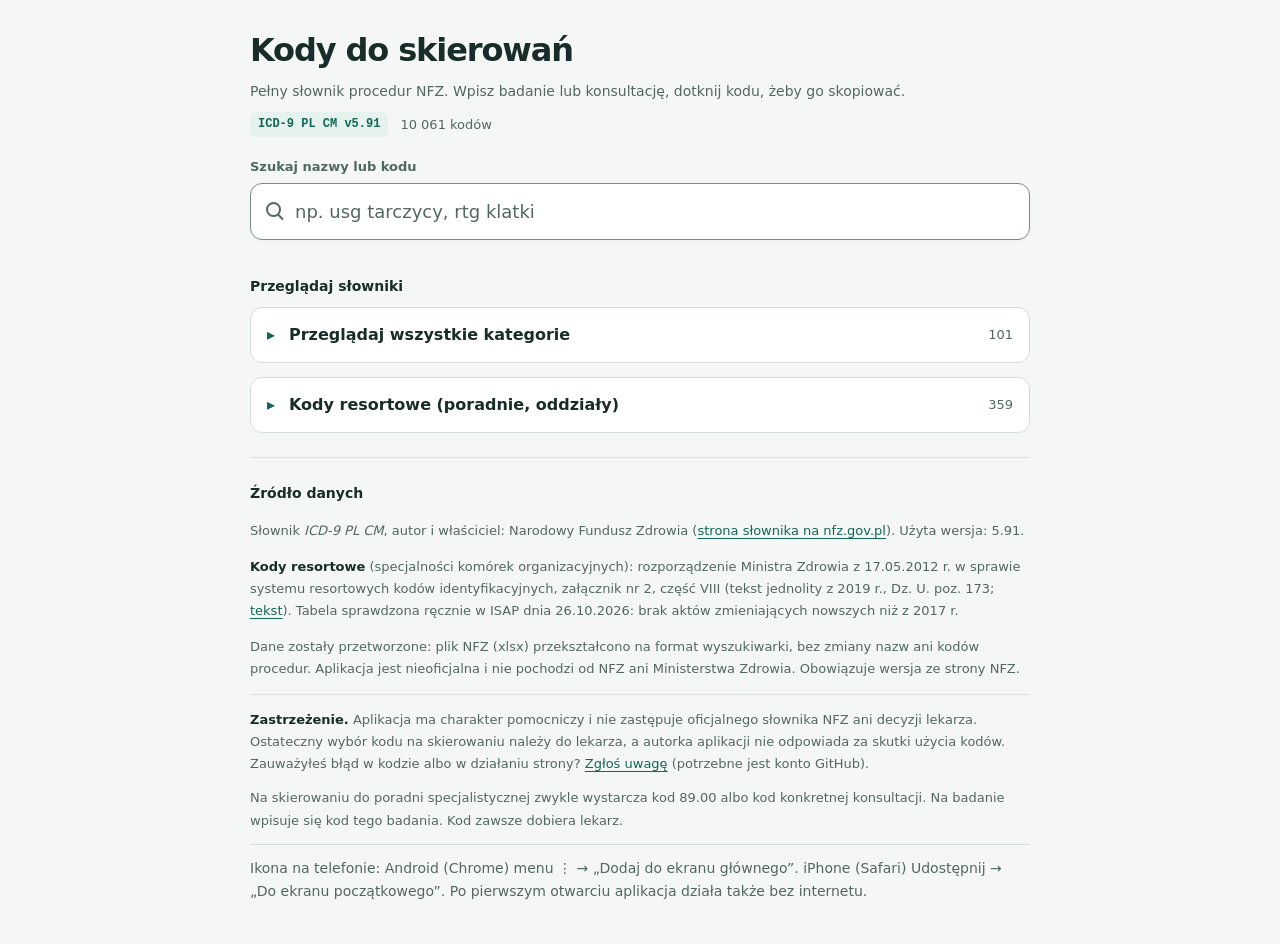
<file: index.html>
<!doctype html>
<html lang="pl">
<head>
<meta charset="utf-8">
<meta http-equiv="Content-Security-Policy" content="default-src 'self'; script-src 'self'; style-src 'self' 'unsafe-inline'; img-src 'self' data:; connect-src 'self'; font-src 'self'; manifest-src 'self'; worker-src 'self'; object-src 'none'; base-uri 'none'; form-action 'none'">
<meta name="viewport" content="width=device-width, initial-scale=1, viewport-fit=cover">
<title>Kody do skierowań</title>
<meta name="description" content="Wyszukiwarka kodów do skierowań: kody procedur ICD-9 PL (słownik NFZ) i kody resortowe komórek (poradni, oddziałów). Działa bez internetu.">
<meta name="theme-color" content="#f4f7f6" media="(prefers-color-scheme: light)">
<meta name="theme-color" content="#101917" media="(prefers-color-scheme: dark)">
<link rel="manifest" href="manifest.webmanifest">
<link rel="icon" href="icon.svg" type="image/svg+xml">
<link rel="apple-touch-icon" href="apple-touch-icon.png">
<meta name="apple-mobile-web-app-capable" content="yes">
<meta name="mobile-web-app-capable" content="yes">
<meta name="apple-mobile-web-app-title" content="Kody do skierowań">
<link rel="stylesheet" href="styles.css">
</head>
<body>
<a class="skip-link" href="#q">Przejdź do wyszukiwania</a>

<main class="wrap" id="main">
  <header class="top">
    <h1>Kody do skierowań</h1>
    <p class="sub">Pełny słownik procedur NFZ. Wpisz badanie lub konsultację, dotknij kodu, żeby go skopiować.</p>
    <div class="ver"><span class="chip" id="verChip">ICD-9 PL CM v5.90</span><span id="verInfo">10 059 kodów</span></div>
  </header>

  <div class="searchbar" role="search">
    <label class="search-label" for="q">Szukaj nazwy lub kodu</label>
    <div class="field">
      <span class="search-icon" aria-hidden="true"></span>
      <input id="q" type="search" inputmode="search" autocomplete="off" autocapitalize="off" spellcheck="false" placeholder="np. usg tarczycy, rtg klatki">
      <button class="clear" id="clear" type="button" aria-label="Wyczyść wyszukiwanie" hidden>×</button>
    </div>
  </div>

  <div class="notices">
    <div id="networkStatus" class="notice" role="status" hidden></div>
    <div id="freshnessWarning" class="notice warning" role="status" hidden></div>
  </div>
  <p id="searchStatus" class="sr-only" role="status" aria-live="polite" aria-atomic="true"></p>
  <div id="favWrap" hidden>
    <div class="section-h"><h2>Twoje ulubione</h2></div>
    <div class="list" id="favList"></div>
  </div>

  <div id="resWrap" hidden>
    <div class="section-h"><h2 id="resTitle">Wyniki</h2><span id="resCount"></span></div>
    <div class="list" id="results"></div>
    <div id="resortOut"></div>
  </div>

  <p class="notice" id="loadMsg" role="status">Wczytuję słownik…</p>
  <div id="catWrap" hidden>
    <div class="section-h"><h2>Przeglądaj słowniki</h2></div>
    <button class="catbtn" id="catToggle" type="button" aria-expanded="false" aria-controls="catList">
      <span class="chev" aria-hidden="true">▸</span>
      <span>Przeglądaj wszystkie kategorie</span>
      <span class="cnt" id="catCount"></span>
    </button>
    <div class="list tree" id="catList" hidden></div>
    <div class="tobar" id="catTop" hidden><button class="btn ghost" type="button" data-top>↑ Na górę</button></div>
    <div id="resCat" hidden style="margin-top:14px">
      <button class="catbtn" id="resToggle" type="button" aria-expanded="false" aria-controls="resList">
        <span class="chev" aria-hidden="true">▸</span>
        <span>Kody resortowe (poradnie, oddziały)</span>
        <span class="cnt" id="resCount2"></span>
      </button>
      <div class="list" id="resList" hidden></div>
    </div>
  </div>

  <footer>
    <div class="src" id="srcBox">
      <h2>Źródło danych</h2>
      <p>Słownik <em>ICD-9 PL CM</em>, autor i właściciel: Narodowy Fundusz Zdrowia (<a href="https://www.nfz.gov.pl/dla-swiadczeniodawcy/slowniki/pliki-icd-9-pl/" target="_blank" rel="noopener">strona słownika na nfz.gov.pl</a>).
      <span id="srcVer"></span></p>
      <p id="checkInfo"></p>
      <p><strong>Kody resortowe</strong> (specjalności komórek organizacyjnych): rozporządzenie Ministra Zdrowia z 17.05.2012 r. w sprawie systemu resortowych kodów identyfikacyjnych, załącznik nr 2, część VIII (tekst jednolity z 2019 r., Dz. U. poz. 173; <a href="https://eli.gov.pl/api/acts/DU/2019/173/text.html" target="_blank" rel="noopener">tekst</a>). <span id="resInfo"></span></p>
      <p>Dane zostały przetworzone: plik NFZ (xlsx) przekształcono na format wyszukiwarki, bez zmiany nazw ani kodów procedur. Aplikacja jest nieoficjalna i nie pochodzi od NFZ ani Ministerstwa Zdrowia. Obowiązuje wersja ze strony NFZ.</p>
      <p class="legal"><strong>Zastrzeżenie.</strong> Aplikacja ma charakter pomocniczy i nie zastępuje oficjalnego słownika NFZ ani decyzji lekarza. Ostateczny wybór kodu na skierowaniu należy do lekarza, a autorka aplikacji nie odpowiada za skutki użycia kodów. Zauważyłeś błąd w kodzie albo w działaniu strony? <a href="https://github.com/jusiag/kody-skierowan/issues" target="_blank" rel="noopener">Zgłoś uwagę</a> (potrzebne jest konto GitHub).</p>
    </div>
    <span>Na skierowaniu do poradni specjalistycznej zwykle wystarcza kod 89.00 albo kod konkretnej konsultacji. Na badanie wpisuje się kod tego badania. Kod zawsze dobiera lekarz.</span>
    <span class="hint install-info">Ikona na telefonie: Android (Chrome) menu ⋮ → „Dodaj do ekranu głównego”. iPhone (Safari) Udostępnij → „Do ekranu początkowego”. Po pierwszym otwarciu aplikacja działa także bez internetu.</span>
  </footer>
</main>


<div class="toast" id="toast" aria-hidden="true"></div>
<div class="sr-only" id="announcement" role="status" aria-live="polite" aria-atomic="true"></div>

<script id="nfzmeta" type="application/json">{}</script>
<script src="resort.js" defer></script>
<script src="app.js" defer></script>
</body>
</html>
</file>
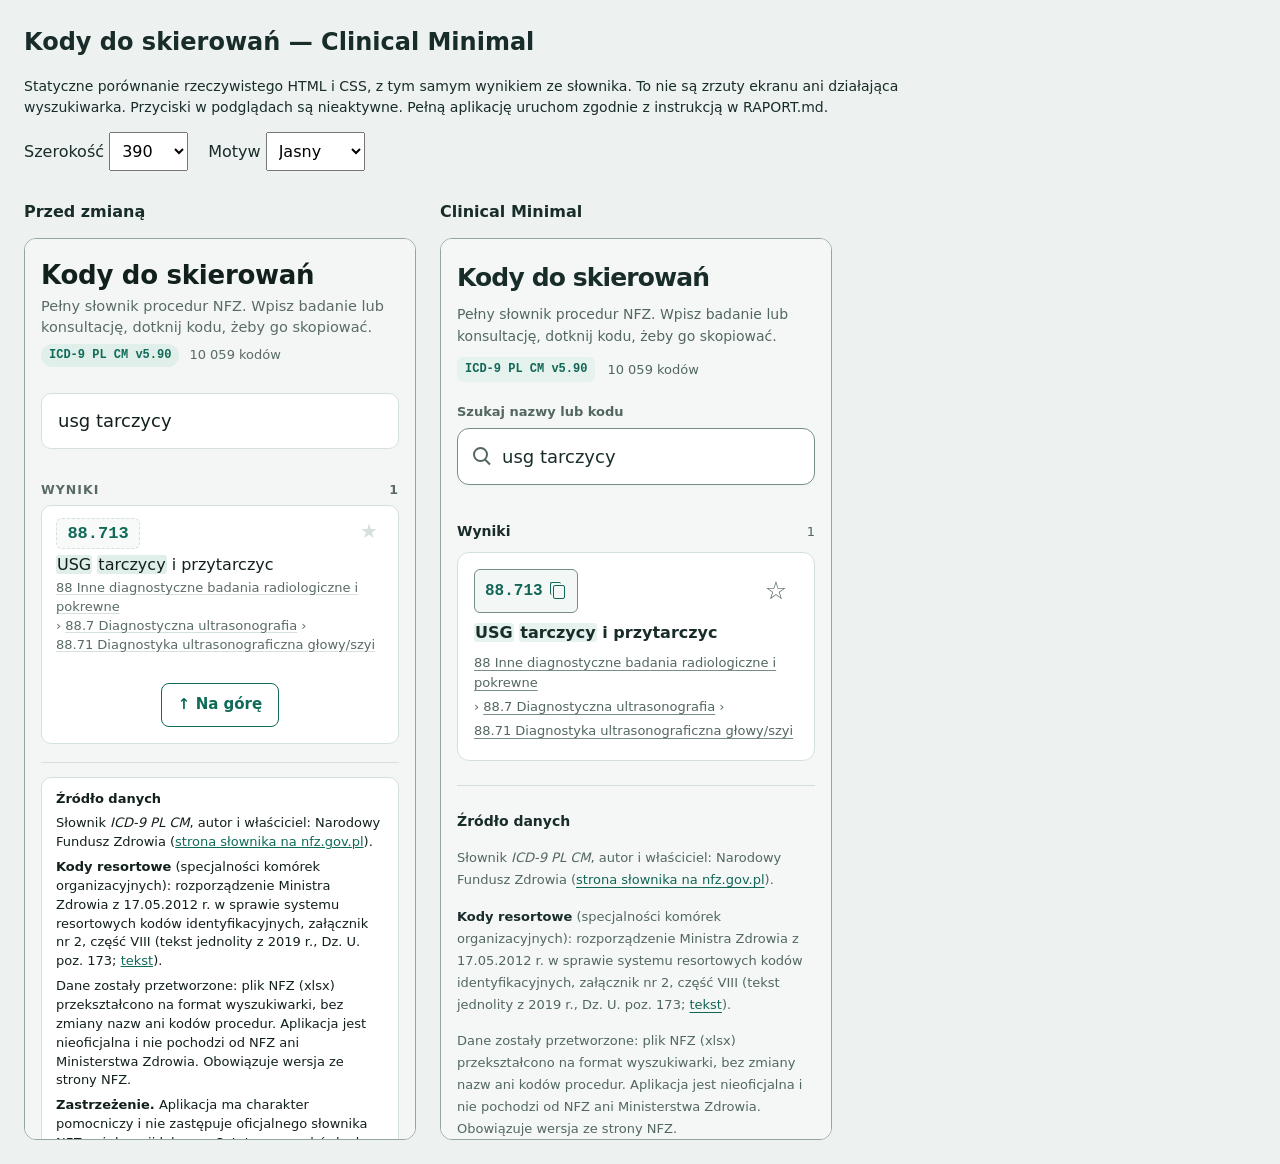
<file: review/porownanie.html>
<!doctype html><html lang="pl"><meta charset="utf-8"><meta name="viewport" content="width=device-width,initial-scale=1"><title>Clinical Minimal — porównanie</title><style>body{font:16px/1.5 system-ui;margin:24px;background:#edf1f0;color:#182c2a}h1{font-size:24px}label{display:inline-block;margin:0 20px 16px 0}select{font:inherit;padding:8px}.panels{display:flex;gap:24px;flex-wrap:wrap}section{min-width:0;max-width:100%}h2{font-size:16px}iframe{display:block;border:1px solid #93a79e;border-radius:12px;height:900px;max-width:100%;background:white}.note{max-width:900px;font-size:14px}</style><h1>Kody do skierowań — Clinical Minimal</h1><p class="note">Statyczne porównanie rzeczywistego HTML i CSS, z tym samym wynikiem ze słownika. To nie są zrzuty ekranu ani działająca wyszukiwarka. Przyciski w podglądach są nieaktywne. Pełną aplikację uruchom zgodnie z instrukcją w RAPORT.md.</p><label>Szerokość <select id="width"><option>320</option><option>375</option><option selected>390</option><option>430</option><option>768</option><option>1024</option><option>1440</option></select></label><label>Motyw <select id="theme"><option value="Light">Jasny</option><option value="Dark">Ciemny</option></select></label><div class="panels"><section><h2>Przed zmianą</h2><iframe id="old" title="Wersja referencyjna" sandbox></iframe></section><section><h2>Clinical Minimal</h2><iframe id="new" title="Nowy interfejs" sandbox></iframe></section></div><script>const frames={"oldLight":"<!doctype html>\n<html lang=\"pl\" data-theme=\"light\">\n<head>\n<meta charset=\"utf-8\">\n\n<meta name=\"viewport\" content=\"width=device-width, initial-scale=1, viewport-fit=cover\">\n<title>Kody do skierowań<\/title>\n<meta name=\"description\" content=\"Wyszukiwarka kodów do skierowań: kody procedur ICD-9 PL (słownik NFZ) i kody resortowe komórek (poradni, oddziałów). Działa bez internetu.\">\n<meta name=\"theme-color\" content=\"#f3f6f5\" media=\"(prefers-color-scheme: light)\">\n<meta name=\"theme-color\" content=\"#0e1513\" media=\"(prefers-color-scheme: dark)\">\n\n\n\n<meta name=\"apple-mobile-web-app-capable\" content=\"yes\">\n<meta name=\"mobile-web-app-capable\" content=\"yes\">\n<meta name=\"apple-mobile-web-app-title\" content=\"Kody do skierowań\">\n<style>\nhtml { -webkit-text-size-adjust: 100%; }\n:root { color-scheme: light; padding-top: env(safe-area-inset-top, 0px); padding-bottom: env(safe-area-inset-bottom, 0px); }\nbody { margin: 0; }\nimg { max-width: 100%; }\n[hidden] { display: none !important; }\n\n/* Layout: one narrow column like a referral form — search field on top, result \"rows\" with the code set as the form field value. */\n:root {\n  --bg: #f3f6f5;\n  --surface: #ffffff;\n  --ink: #12201d;\n  --muted: #5a6b67;\n  --line: #d6e0dd;\n  --accent: #0f6b58;\n  --accent-soft: #e0efea;\n  --code-bg: #f7faf9;\n  --warn-bg: #fff4d9;\n  --warn-ink: #6b4a00;\n  --warn-line: #f0d48a;\n  --ok: #1d7a3e;\n  --err: #a1262b;\n  --font-display: ui-rounded, \"Avenir Next\", \"Segoe UI\", system-ui, -apple-system, Roboto, sans-serif;\n  --font-body: system-ui, -apple-system, \"Segoe UI\", Roboto, \"Helvetica Neue\", sans-serif;\n  --font-code: ui-monospace, \"SF Mono\", Menlo, Consolas, \"Roboto Mono\", monospace;\n  --r: 10px;\n}\n@media (prefers-color-scheme: dark) {\n  :root:not([data-theme=\"light\"]) {\n    --bg: #0e1513; --surface: #16201d; --ink: #e5eeeb; --muted: #94a7a2; --line: #26332f;\n    --accent: #5cc7a8; --accent-soft: #173029; --code-bg: #111a17;\n    --warn-bg: #2e2510; --warn-ink: #f3d68a; --warn-line: #5a4716; --ok: #6ad08f; --err: #f08d8f;\n    color-scheme: dark;\n  }\n}\n:root[data-theme=\"dark\"] {\n  --bg: #0e1513; --surface: #16201d; --ink: #e5eeeb; --muted: #94a7a2; --line: #26332f;\n  --accent: #5cc7a8; --accent-soft: #173029; --code-bg: #111a17;\n  --warn-bg: #2e2510; --warn-ink: #f3d68a; --warn-line: #5a4716; --ok: #6ad08f; --err: #f08d8f;\n  color-scheme: dark;\n}\n* { box-sizing: border-box; }\nbody {\n  background: var(--bg); color: var(--ink); font-family: var(--font-body); font-size: 16px; line-height: 1.45;\n  padding-left: max(16px, env(safe-area-inset-left, 0px)); padding-right: max(16px, env(safe-area-inset-right, 0px));\n  padding-block: 0 48px;\n}\nbody::before { content: \"\"; position: fixed; inset: 0 0 auto; height: env(safe-area-inset-top, 0px); z-index: 10; background: var(--bg); }\n.wrap { max-width: 760px; margin: 0 auto; display: flex; flex-direction: column; gap: 18px; }\nheader.top { padding-top: 22px; display: flex; flex-direction: column; gap: 6px; }\nh1 { font-family: var(--font-display); font-weight: 700; font-size: clamp(26px, 6vw, 34px); line-height: 1.1; margin: 0; letter-spacing: -0.01em; text-wrap: balance; }\n.sub { color: var(--muted); font-size: 14.5px; margin: 0; }\n.ver { display: inline-flex; flex-wrap: wrap; gap: 6px 10px; align-items: center; font-size: 13px; color: var(--muted); }\n.chip { font-family: var(--font-code); font-size: 12px; font-weight: 600; padding: 3px 8px; border-radius: 99px; background: var(--accent-soft); color: var(--accent); white-space: nowrap; }\n\n.searchbar { position: sticky; top: env(safe-area-inset-top, 0px); z-index: 5; background: var(--bg); padding-block: 8px 10px; display: flex; flex-direction: column; gap: 10px; }\n.field { position: relative; }\n.field input {\n  width: 100%; font: inherit; font-size: 18px; padding: 14px 44px 14px 16px; border-radius: var(--r);\n  border: 1.5px solid var(--line); background: var(--surface); color: var(--ink); outline: none;\n}\n.field input:focus { border-color: var(--accent); box-shadow: 0 0 0 3px var(--accent-soft); }\n.field .clear { position: absolute; right: 6px; top: 50%; transform: translateY(-50%); border: 0; background: none; color: var(--muted); font-size: 22px; width: 36px; height: 36px; border-radius: 8px; cursor: pointer; }\n.field .clear:focus-visible { outline: 2px solid var(--accent); }\n.catbtn { display: flex; align-items: center; gap: 10px; width: 100%; text-align: left; font: inherit; font-weight: 600; font-size: 16px; padding: 14px 16px; border-radius: var(--r); border: 1px solid var(--line); background: var(--surface); color: var(--ink); cursor: pointer; }\n.catbtn:hover { border-color: var(--accent); }\n.catbtn:focus-visible, .nname:focus-visible, .linkbtn:focus-visible { outline: 2px solid var(--accent); outline-offset: 2px; }\n.catbtn .cnt { margin-left: auto; color: var(--muted); font-weight: 500; font-size: 13px; }\n.chev { display: inline-block; width: 1em; flex: none; color: var(--accent); }\n[aria-expanded=\"true\"] > .chev { transform: rotate(90deg); }\n.tree { margin-top: 10px; }\n.node { border-top: 1px solid var(--line); }\n.tree > .node:first-child { border-top: 0; }\n.nhead { display: grid; grid-template-columns: auto 1fr; gap: 8px; align-items: center; padding: 4px 8px 4px 12px; }\n.nhead .code { min-width: 64px; font-size: 15px; padding: 4px 8px; }\n.nname { display: flex; align-items: flex-start; gap: 8px; width: 100%; text-align: left; font: inherit; color: var(--ink); background: none; border: 0; padding: 8px 4px; cursor: pointer; border-radius: 8px; }\n.nname .nt { flex: 1; min-width: 0; font-weight: 500; overflow-wrap: anywhere; }\n.nname .cnt { flex: none; color: var(--muted); font-size: 13px; }\n.nkids { margin: 0 0 6px 18px; border-left: 2px solid var(--accent-soft); padding-left: 6px; display: flex; flex-direction: column; }\n.nkids > .node, .nkids > .row { border-top: 1px dashed var(--line); }\n.nkids > :first-child { border-top: 0; }\n.nkids > .row { padding-left: 4px; }\n.btn.sm { padding: 6px 14px; font-size: 14px; }\n.chk { margin: 2px 0 0; padding: 12px 14px; border-radius: var(--r); border: 1.5px solid var(--line); background: var(--surface); font-size: 15px; }\n.chk.ok { border-color: var(--ok); }\n.chk.no { border-color: var(--warn-line); background: var(--warn-bg); color: var(--warn-ink); }\n.chk b { font-weight: 600; }\n.chk a { color: var(--accent); }\n.chk.no a { color: inherit; }\n.linkbtn { font: inherit; text-transform: none; letter-spacing: 0; font-weight: 600; color: var(--accent); background: none; border: 0; padding: 0; cursor: pointer; text-decoration: underline; }\n\n.banner { border: 1px solid var(--warn-line); background: var(--warn-bg); color: var(--warn-ink); border-radius: var(--r); padding: 14px 16px; display: flex; flex-wrap: wrap; gap: 10px 16px; align-items: center; justify-content: space-between; }\n.banner p { margin: 0; min-width: 0; flex: 1 1 260px; }\n.banner strong { font-weight: 600; }\n\n.btn { font: inherit; font-weight: 600; font-size: 15px; padding: 10px 16px; border-radius: 8px; border: 0; background: var(--accent); color: var(--surface); cursor: pointer; text-decoration: none; display: inline-flex; align-items: center; gap: 8px; }\n.btn.ghost { background: transparent; color: var(--accent); border: 1.5px solid var(--accent); }\n.btn:focus-visible { outline: 3px solid var(--accent-soft); outline-offset: 2px; }\n.btn[disabled] { opacity: .55; cursor: default; }\n\n.section-h { font-size: 12.5px; text-transform: uppercase; letter-spacing: .08em; color: var(--muted); font-weight: 600; margin: 4px 0 -6px; display: flex; justify-content: space-between; gap: 10px; }\n.list { display: flex; flex-direction: column; border: 1px solid var(--line); border-radius: var(--r); background: var(--surface); overflow: hidden; }\n.row { display: grid; grid-template-columns: auto 1fr auto; gap: 4px 14px; padding: 12px 12px 12px 14px; border-top: 1px solid var(--line); align-items: start; }\n.row:first-child { border-top: 0; }\n.code {\n  font-family: var(--font-code); font-weight: 600; font-size: 16px; color: var(--accent); background: var(--code-bg);\n  border: 1px dashed var(--line); border-radius: 6px; padding: 5px 8px; min-width: 84px; text-align: center; cursor: pointer;\n  font-variant-numeric: tabular-nums; white-space: nowrap;\n}\n.code:hover { border-color: var(--accent); border-style: solid; }\n.code:focus-visible { outline: 2px solid var(--accent); }\n.code.copied { background: var(--accent); color: var(--surface); border-color: var(--accent); }\n.body { min-width: 0; display: flex; flex-direction: column; gap: 3px; }\n.name { font-weight: 500; overflow-wrap: anywhere; }\n.name mark { background: var(--accent-soft); color: inherit; border-radius: 3px; padding: 0 1px; }\n.path { font-size: 13px; color: var(--muted); overflow-wrap: anywhere; }\n.path button { display: inline; text-align: left; font: inherit; color: inherit; background: none; border: 0; padding: 0; cursor: pointer; text-decoration: underline; text-decoration-color: var(--line); text-underline-offset: 2px; }\n.path button:hover { color: var(--accent); }\n.meta { display: flex; flex-wrap: wrap; gap: 6px 12px; font-size: 13px; }\n.meta button { font: inherit; font-size: 13px; color: var(--accent); background: none; border: 0; padding: 0; cursor: pointer; font-weight: 600; }\n.meta button:focus-visible { outline: 2px solid var(--accent); }\n.tag { font-size: 12px; color: var(--muted); border: 1px solid var(--line); border-radius: 99px; padding: 1px 8px; }\n.notes { font-size: 13px; color: var(--muted); background: var(--code-bg); border-radius: 6px; padding: 8px 10px; display: flex; flex-direction: column; gap: 4px; }\n.notes b { color: var(--ink); font-weight: 600; }\n.kids { grid-column: 1 / -1; margin-left: 10px; border-left: 2px solid var(--accent-soft); padding-left: 10px; display: flex; flex-direction: column; }\n.kids .row { border-top: 1px dashed var(--line); padding-inline: 4px 0; grid-template-columns: auto 1fr auto; }\n.kids .row:first-child { border-top: 0; }\n.star { border: 0; background: none; cursor: pointer; font-size: 20px; line-height: 1; color: var(--line); width: 34px; height: 34px; border-radius: 8px; }\n.star.on { color: #e0a800; }\n.star:focus-visible { outline: 2px solid var(--accent); }\n.empty { padding: 22px 16px; color: var(--muted); text-align: center; }\n.hint { font-size: 14px; color: var(--muted); }\n\ndialog { border: 1px solid var(--line); border-radius: 14px; background: var(--surface); color: var(--ink); width: min(560px, calc(100vw - 32px)); padding: 0; }\ndialog::backdrop { background: rgba(6, 14, 12, .5); }\n.dlg { padding: 20px; display: flex; flex-direction: column; gap: 14px; }\n.dlg h2 { font-family: var(--font-display); font-size: 22px; margin: 0; }\n.steps { margin: 0; padding-left: 22px; display: flex; flex-direction: column; gap: 12px; }\n.steps li { padding-left: 4px; }\n.steps p { margin: 4px 0 8px; color: var(--muted); font-size: 14px; }\n.status { font-size: 14px; min-height: 1.2em; }\n.status.ok { color: var(--ok); } .status.err { color: var(--err); }\n.dlg .row-actions { display: flex; gap: 10px; justify-content: flex-end; flex-wrap: wrap; }\ninput[type=file] { font: inherit; font-size: 14px; max-width: 100%; }\n\nfooter { font-size: 13px; color: var(--muted); display: flex; flex-direction: column; gap: 6px; border-top: 1px solid var(--line); padding-top: 14px; }\nfooter a { color: var(--accent); }\n.src { border: 1.5px solid var(--line); border-radius: var(--r); padding: 12px 14px; background: var(--surface); color: var(--ink); }\n.src p { margin: 6px 0 0; }\n.src strong { font-weight: 600; }\n#q::-webkit-search-cancel-button { display: none; }\n.rrow { grid-template-columns: auto 1fr; }\n.resban { margin-top: 12px; padding: 12px 14px; border: 1px solid var(--accent); border-radius: var(--r); background: var(--code-bg); font-size: 14px; line-height: 1.5; }\n.resnote a, .resban a { color: var(--accent); }\n.resnote { margin-top: 10px; font-size: 13px; color: var(--muted); line-height: 1.5; }\n.grp { padding: 10px 14px; font-size: 13px; font-weight: 600; color: var(--muted); background: var(--code-bg); border-top: 1px solid var(--line); }\n.grp:first-child { border-top: 0; }\n.tobar { display: flex; flex-wrap: wrap; gap: 10px; justify-content: center; padding: 16px 12px; }\n.toast { position: fixed; left: 50%; bottom: calc(20px + env(safe-area-inset-bottom, 0px)); transform: translateX(-50%); background: var(--ink); color: var(--bg); padding: 10px 16px; border-radius: 99px; font-size: 14px; font-weight: 600; z-index: 20; }\n@media (max-width: 480px) {\n  .row { grid-template-columns: auto 1fr; }\n  .row .star { grid-column: 2; grid-row: 1; justify-self: end; margin-top: -4px; }\n  .row .body { grid-column: 1 / -1; }\n  .code { font-size: 17px; }\n}\n@media (prefers-reduced-motion: no-preference) { .code { transition: background .15s, color .15s; } }\n<\/style>\n<\/head>\n<body>\n\n<div class=\"wrap\">\n  <header class=\"top\">\n    <h1>Kody do skierowań<\/h1>\n    <p class=\"sub\">Pełny słownik procedur NFZ. Wpisz badanie lub konsultację, dotknij kodu, żeby go skopiować.<\/p>\n    <div class=\"ver\"><span class=\"chip\" id=\"verChip\">ICD-9 PL CM v5.90<\/span><span id=\"verInfo\">10 059 kodów<\/span><\/div>\n  <\/header>\n\n  <div class=\"searchbar\">\n    <div class=\"field\">\n      <input value=\"usg tarczycy\" id=\"q\" type=\"search\" inputmode=\"search\" autocomplete=\"off\" autocapitalize=\"off\" spellcheck=\"false\" placeholder=\"np. usg tarczycy, rtg klatki\" aria-label=\"Szukaj kodu lub badania\">\n      <button class=\"clear\" id=\"clear\" type=\"button\" aria-label=\"Wyczyść\" hidden>×<\/button>\n    <\/div>\n  <\/div>\n\n  <div id=\"favWrap\" hidden>\n    <div class=\"section-h\"><span>Twoje ulubione<\/span><\/div>\n    <div class=\"list\" id=\"favList\" style=\"margin-top:12px\"><\/div>\n  <\/div>\n\n  <div id=\"resWrap\">\n    <div class=\"section-h\"><span id=\"resTitle\">Wyniki<\/span><span id=\"resCount\">1<\/span><\/div>\n    <div class=\"list\" id=\"results\" style=\"margin-top:12px\"><div class=\"row\" data-code=\"88.713\">\n      <button class=\"code\" type=\"button\" data-copy=\"88.713\" title=\"Kopiuj kod\">88.713<\/button>\n      <div class=\"body\"><span class=\"name\"><mark>USG<\/mark> <mark>tarczycy<\/mark> i przytarczyc<\/span><span class=\"path\"><button type=\"button\" data-browse=\"88\">88 Inne diagnostyczne badania radiologiczne i pokrewne<\/button> › <button type=\"button\" data-browse=\"88.7\">88.7 Diagnostyczna ultrasonografia<\/button> › <button type=\"button\" data-browse=\"88.71\">88.71 Diagnostyka ultrasonograficzna głowy/szyi<\/button><\/span><\/div>\n      <button class=\"star\" type=\"button\" data-fav=\"88.713\" aria-pressed=\"false\" aria-label=\"Ulubione\">★<\/button>\n    <\/div><div class=\"tobar\"><button class=\"btn ghost\">↑ Na górę<\/button><\/div><\/div>\n    <div id=\"resortOut\"><\/div>\n  <\/div>\n\n  <p class=\"hint\" hidden id=\"loadMsg\">Wczytuję słownik…<\/p>\n  <div id=\"catWrap\" hidden>\n    <button class=\"catbtn\" id=\"catToggle\" type=\"button\" aria-expanded=\"false\" aria-controls=\"catList\">\n      <span class=\"chev\" aria-hidden=\"true\">▸<\/span>\n      <span>Przeglądaj wszystkie kategorie<\/span>\n      <span class=\"cnt\" id=\"catCount\"><\/span>\n    <\/button>\n    <div class=\"list tree\" id=\"catList\" hidden><\/div>\n    <div class=\"tobar\" id=\"catTop\" hidden><button class=\"btn ghost\" type=\"button\" data-top>↑ Na górę<\/button><\/div>\n    <div id=\"resCat\" hidden style=\"margin-top:14px\">\n      <button class=\"catbtn\" id=\"resToggle\" type=\"button\" aria-expanded=\"false\" aria-controls=\"resList\">\n        <span class=\"chev\" aria-hidden=\"true\">▸<\/span>\n        <span>Kody resortowe (poradnie, oddziały)<\/span>\n        <span class=\"cnt\" id=\"resCount2\"><\/span>\n      <\/button>\n      <div class=\"list\" id=\"resList\" hidden style=\"margin-top:12px\"><\/div>\n    <\/div>\n  <\/div>\n\n  <footer>\n    <div class=\"src\" id=\"srcBox\">\n      <strong>Źródło danych<\/strong>\n      <p>Słownik <em>ICD-9 PL CM<\/em>, autor i właściciel: Narodowy Fundusz Zdrowia (<a href=\"https://www.nfz.gov.pl/dla-swiadczeniodawcy/slowniki/pliki-icd-9-pl/\" target=\"_blank\" rel=\"noopener\">strona słownika na nfz.gov.pl<\/a>).\n      <span id=\"srcVer\"><\/span><\/p>\n      <p id=\"checkInfo\"><\/p>\n      <p><strong>Kody resortowe<\/strong> (specjalności komórek organizacyjnych): rozporządzenie Ministra Zdrowia z 17.05.2012 r. w sprawie systemu resortowych kodów identyfikacyjnych, załącznik nr 2, część VIII (tekst jednolity z 2019 r., Dz. U. poz. 173; <a href=\"https://eli.gov.pl/api/acts/DU/2019/173/text.html\" target=\"_blank\" rel=\"noopener\">tekst<\/a>). <span id=\"resInfo\"><\/span><\/p>\n      <p>Dane zostały przetworzone: plik NFZ (xlsx) przekształcono na format wyszukiwarki, bez zmiany nazw ani kodów procedur. Aplikacja jest nieoficjalna i nie pochodzi od NFZ ani Ministerstwa Zdrowia. Obowiązuje wersja ze strony NFZ.<\/p>\n      <p><strong>Zastrzeżenie.<\/strong> Aplikacja ma charakter pomocniczy i nie zastępuje oficjalnego słownika NFZ ani decyzji lekarza. Ostateczny wybór kodu na skierowaniu należy do lekarza, a autorka aplikacji nie odpowiada za skutki użycia kodów. Zauważyłeś błąd w kodzie albo w działaniu strony? <a href=\"https://github.com/jusiag/kody-skierowan/issues\" target=\"_blank\" rel=\"noopener\">Zgłoś uwagę<\/a> (potrzebne jest konto GitHub).<\/p>\n    <\/div>\n    <span>Na skierowaniu do poradni specjalistycznej zwykle wystarcza kod 89.00 albo kod konkretnej konsultacji. Na badanie wpisuje się kod tego badania. Kod zawsze dobiera lekarz.<\/span>\n    <span class=\"hint\">Ikona na telefonie: Android (Chrome) menu ⋮ → „Dodaj do ekranu głównego”. iPhone (Safari) Udostępnij → „Do ekranu początkowego”. Po pierwszym otwarciu aplikacja działa także bez internetu.<\/span>\n  <\/footer>\n<\/div>\n\n\n<div class=\"toast\" id=\"toast\" hidden><\/div>\n\n\n\n\n<\/body>\n<\/html>\n","oldDark":"<!doctype html>\n<html lang=\"pl\" data-theme=\"dark\">\n<head>\n<meta charset=\"utf-8\">\n\n<meta name=\"viewport\" content=\"width=device-width, initial-scale=1, viewport-fit=cover\">\n<title>Kody do skierowań<\/title>\n<meta name=\"description\" content=\"Wyszukiwarka kodów do skierowań: kody procedur ICD-9 PL (słownik NFZ) i kody resortowe komórek (poradni, oddziałów). Działa bez internetu.\">\n<meta name=\"theme-color\" content=\"#f3f6f5\" media=\"(prefers-color-scheme: light)\">\n<meta name=\"theme-color\" content=\"#0e1513\" media=\"(prefers-color-scheme: dark)\">\n\n\n\n<meta name=\"apple-mobile-web-app-capable\" content=\"yes\">\n<meta name=\"mobile-web-app-capable\" content=\"yes\">\n<meta name=\"apple-mobile-web-app-title\" content=\"Kody do skierowań\">\n<style>\nhtml { -webkit-text-size-adjust: 100%; }\n:root { color-scheme: light; padding-top: env(safe-area-inset-top, 0px); padding-bottom: env(safe-area-inset-bottom, 0px); }\nbody { margin: 0; }\nimg { max-width: 100%; }\n[hidden] { display: none !important; }\n\n/* Layout: one narrow column like a referral form — search field on top, result \"rows\" with the code set as the form field value. */\n:root {\n  --bg: #f3f6f5;\n  --surface: #ffffff;\n  --ink: #12201d;\n  --muted: #5a6b67;\n  --line: #d6e0dd;\n  --accent: #0f6b58;\n  --accent-soft: #e0efea;\n  --code-bg: #f7faf9;\n  --warn-bg: #fff4d9;\n  --warn-ink: #6b4a00;\n  --warn-line: #f0d48a;\n  --ok: #1d7a3e;\n  --err: #a1262b;\n  --font-display: ui-rounded, \"Avenir Next\", \"Segoe UI\", system-ui, -apple-system, Roboto, sans-serif;\n  --font-body: system-ui, -apple-system, \"Segoe UI\", Roboto, \"Helvetica Neue\", sans-serif;\n  --font-code: ui-monospace, \"SF Mono\", Menlo, Consolas, \"Roboto Mono\", monospace;\n  --r: 10px;\n}\n@media (prefers-color-scheme: dark) {\n  :root:not([data-theme=\"light\"]) {\n    --bg: #0e1513; --surface: #16201d; --ink: #e5eeeb; --muted: #94a7a2; --line: #26332f;\n    --accent: #5cc7a8; --accent-soft: #173029; --code-bg: #111a17;\n    --warn-bg: #2e2510; --warn-ink: #f3d68a; --warn-line: #5a4716; --ok: #6ad08f; --err: #f08d8f;\n    color-scheme: dark;\n  }\n}\n:root[data-theme=\"dark\"] {\n  --bg: #0e1513; --surface: #16201d; --ink: #e5eeeb; --muted: #94a7a2; --line: #26332f;\n  --accent: #5cc7a8; --accent-soft: #173029; --code-bg: #111a17;\n  --warn-bg: #2e2510; --warn-ink: #f3d68a; --warn-line: #5a4716; --ok: #6ad08f; --err: #f08d8f;\n  color-scheme: dark;\n}\n* { box-sizing: border-box; }\nbody {\n  background: var(--bg); color: var(--ink); font-family: var(--font-body); font-size: 16px; line-height: 1.45;\n  padding-left: max(16px, env(safe-area-inset-left, 0px)); padding-right: max(16px, env(safe-area-inset-right, 0px));\n  padding-block: 0 48px;\n}\nbody::before { content: \"\"; position: fixed; inset: 0 0 auto; height: env(safe-area-inset-top, 0px); z-index: 10; background: var(--bg); }\n.wrap { max-width: 760px; margin: 0 auto; display: flex; flex-direction: column; gap: 18px; }\nheader.top { padding-top: 22px; display: flex; flex-direction: column; gap: 6px; }\nh1 { font-family: var(--font-display); font-weight: 700; font-size: clamp(26px, 6vw, 34px); line-height: 1.1; margin: 0; letter-spacing: -0.01em; text-wrap: balance; }\n.sub { color: var(--muted); font-size: 14.5px; margin: 0; }\n.ver { display: inline-flex; flex-wrap: wrap; gap: 6px 10px; align-items: center; font-size: 13px; color: var(--muted); }\n.chip { font-family: var(--font-code); font-size: 12px; font-weight: 600; padding: 3px 8px; border-radius: 99px; background: var(--accent-soft); color: var(--accent); white-space: nowrap; }\n\n.searchbar { position: sticky; top: env(safe-area-inset-top, 0px); z-index: 5; background: var(--bg); padding-block: 8px 10px; display: flex; flex-direction: column; gap: 10px; }\n.field { position: relative; }\n.field input {\n  width: 100%; font: inherit; font-size: 18px; padding: 14px 44px 14px 16px; border-radius: var(--r);\n  border: 1.5px solid var(--line); background: var(--surface); color: var(--ink); outline: none;\n}\n.field input:focus { border-color: var(--accent); box-shadow: 0 0 0 3px var(--accent-soft); }\n.field .clear { position: absolute; right: 6px; top: 50%; transform: translateY(-50%); border: 0; background: none; color: var(--muted); font-size: 22px; width: 36px; height: 36px; border-radius: 8px; cursor: pointer; }\n.field .clear:focus-visible { outline: 2px solid var(--accent); }\n.catbtn { display: flex; align-items: center; gap: 10px; width: 100%; text-align: left; font: inherit; font-weight: 600; font-size: 16px; padding: 14px 16px; border-radius: var(--r); border: 1px solid var(--line); background: var(--surface); color: var(--ink); cursor: pointer; }\n.catbtn:hover { border-color: var(--accent); }\n.catbtn:focus-visible, .nname:focus-visible, .linkbtn:focus-visible { outline: 2px solid var(--accent); outline-offset: 2px; }\n.catbtn .cnt { margin-left: auto; color: var(--muted); font-weight: 500; font-size: 13px; }\n.chev { display: inline-block; width: 1em; flex: none; color: var(--accent); }\n[aria-expanded=\"true\"] > .chev { transform: rotate(90deg); }\n.tree { margin-top: 10px; }\n.node { border-top: 1px solid var(--line); }\n.tree > .node:first-child { border-top: 0; }\n.nhead { display: grid; grid-template-columns: auto 1fr; gap: 8px; align-items: center; padding: 4px 8px 4px 12px; }\n.nhead .code { min-width: 64px; font-size: 15px; padding: 4px 8px; }\n.nname { display: flex; align-items: flex-start; gap: 8px; width: 100%; text-align: left; font: inherit; color: var(--ink); background: none; border: 0; padding: 8px 4px; cursor: pointer; border-radius: 8px; }\n.nname .nt { flex: 1; min-width: 0; font-weight: 500; overflow-wrap: anywhere; }\n.nname .cnt { flex: none; color: var(--muted); font-size: 13px; }\n.nkids { margin: 0 0 6px 18px; border-left: 2px solid var(--accent-soft); padding-left: 6px; display: flex; flex-direction: column; }\n.nkids > .node, .nkids > .row { border-top: 1px dashed var(--line); }\n.nkids > :first-child { border-top: 0; }\n.nkids > .row { padding-left: 4px; }\n.btn.sm { padding: 6px 14px; font-size: 14px; }\n.chk { margin: 2px 0 0; padding: 12px 14px; border-radius: var(--r); border: 1.5px solid var(--line); background: var(--surface); font-size: 15px; }\n.chk.ok { border-color: var(--ok); }\n.chk.no { border-color: var(--warn-line); background: var(--warn-bg); color: var(--warn-ink); }\n.chk b { font-weight: 600; }\n.chk a { color: var(--accent); }\n.chk.no a { color: inherit; }\n.linkbtn { font: inherit; text-transform: none; letter-spacing: 0; font-weight: 600; color: var(--accent); background: none; border: 0; padding: 0; cursor: pointer; text-decoration: underline; }\n\n.banner { border: 1px solid var(--warn-line); background: var(--warn-bg); color: var(--warn-ink); border-radius: var(--r); padding: 14px 16px; display: flex; flex-wrap: wrap; gap: 10px 16px; align-items: center; justify-content: space-between; }\n.banner p { margin: 0; min-width: 0; flex: 1 1 260px; }\n.banner strong { font-weight: 600; }\n\n.btn { font: inherit; font-weight: 600; font-size: 15px; padding: 10px 16px; border-radius: 8px; border: 0; background: var(--accent); color: var(--surface); cursor: pointer; text-decoration: none; display: inline-flex; align-items: center; gap: 8px; }\n.btn.ghost { background: transparent; color: var(--accent); border: 1.5px solid var(--accent); }\n.btn:focus-visible { outline: 3px solid var(--accent-soft); outline-offset: 2px; }\n.btn[disabled] { opacity: .55; cursor: default; }\n\n.section-h { font-size: 12.5px; text-transform: uppercase; letter-spacing: .08em; color: var(--muted); font-weight: 600; margin: 4px 0 -6px; display: flex; justify-content: space-between; gap: 10px; }\n.list { display: flex; flex-direction: column; border: 1px solid var(--line); border-radius: var(--r); background: var(--surface); overflow: hidden; }\n.row { display: grid; grid-template-columns: auto 1fr auto; gap: 4px 14px; padding: 12px 12px 12px 14px; border-top: 1px solid var(--line); align-items: start; }\n.row:first-child { border-top: 0; }\n.code {\n  font-family: var(--font-code); font-weight: 600; font-size: 16px; color: var(--accent); background: var(--code-bg);\n  border: 1px dashed var(--line); border-radius: 6px; padding: 5px 8px; min-width: 84px; text-align: center; cursor: pointer;\n  font-variant-numeric: tabular-nums; white-space: nowrap;\n}\n.code:hover { border-color: var(--accent); border-style: solid; }\n.code:focus-visible { outline: 2px solid var(--accent); }\n.code.copied { background: var(--accent); color: var(--surface); border-color: var(--accent); }\n.body { min-width: 0; display: flex; flex-direction: column; gap: 3px; }\n.name { font-weight: 500; overflow-wrap: anywhere; }\n.name mark { background: var(--accent-soft); color: inherit; border-radius: 3px; padding: 0 1px; }\n.path { font-size: 13px; color: var(--muted); overflow-wrap: anywhere; }\n.path button { display: inline; text-align: left; font: inherit; color: inherit; background: none; border: 0; padding: 0; cursor: pointer; text-decoration: underline; text-decoration-color: var(--line); text-underline-offset: 2px; }\n.path button:hover { color: var(--accent); }\n.meta { display: flex; flex-wrap: wrap; gap: 6px 12px; font-size: 13px; }\n.meta button { font: inherit; font-size: 13px; color: var(--accent); background: none; border: 0; padding: 0; cursor: pointer; font-weight: 600; }\n.meta button:focus-visible { outline: 2px solid var(--accent); }\n.tag { font-size: 12px; color: var(--muted); border: 1px solid var(--line); border-radius: 99px; padding: 1px 8px; }\n.notes { font-size: 13px; color: var(--muted); background: var(--code-bg); border-radius: 6px; padding: 8px 10px; display: flex; flex-direction: column; gap: 4px; }\n.notes b { color: var(--ink); font-weight: 600; }\n.kids { grid-column: 1 / -1; margin-left: 10px; border-left: 2px solid var(--accent-soft); padding-left: 10px; display: flex; flex-direction: column; }\n.kids .row { border-top: 1px dashed var(--line); padding-inline: 4px 0; grid-template-columns: auto 1fr auto; }\n.kids .row:first-child { border-top: 0; }\n.star { border: 0; background: none; cursor: pointer; font-size: 20px; line-height: 1; color: var(--line); width: 34px; height: 34px; border-radius: 8px; }\n.star.on { color: #e0a800; }\n.star:focus-visible { outline: 2px solid var(--accent); }\n.empty { padding: 22px 16px; color: var(--muted); text-align: center; }\n.hint { font-size: 14px; color: var(--muted); }\n\ndialog { border: 1px solid var(--line); border-radius: 14px; background: var(--surface); color: var(--ink); width: min(560px, calc(100vw - 32px)); padding: 0; }\ndialog::backdrop { background: rgba(6, 14, 12, .5); }\n.dlg { padding: 20px; display: flex; flex-direction: column; gap: 14px; }\n.dlg h2 { font-family: var(--font-display); font-size: 22px; margin: 0; }\n.steps { margin: 0; padding-left: 22px; display: flex; flex-direction: column; gap: 12px; }\n.steps li { padding-left: 4px; }\n.steps p { margin: 4px 0 8px; color: var(--muted); font-size: 14px; }\n.status { font-size: 14px; min-height: 1.2em; }\n.status.ok { color: var(--ok); } .status.err { color: var(--err); }\n.dlg .row-actions { display: flex; gap: 10px; justify-content: flex-end; flex-wrap: wrap; }\ninput[type=file] { font: inherit; font-size: 14px; max-width: 100%; }\n\nfooter { font-size: 13px; color: var(--muted); display: flex; flex-direction: column; gap: 6px; border-top: 1px solid var(--line); padding-top: 14px; }\nfooter a { color: var(--accent); }\n.src { border: 1.5px solid var(--line); border-radius: var(--r); padding: 12px 14px; background: var(--surface); color: var(--ink); }\n.src p { margin: 6px 0 0; }\n.src strong { font-weight: 600; }\n#q::-webkit-search-cancel-button { display: none; }\n.rrow { grid-template-columns: auto 1fr; }\n.resban { margin-top: 12px; padding: 12px 14px; border: 1px solid var(--accent); border-radius: var(--r); background: var(--code-bg); font-size: 14px; line-height: 1.5; }\n.resnote a, .resban a { color: var(--accent); }\n.resnote { margin-top: 10px; font-size: 13px; color: var(--muted); line-height: 1.5; }\n.grp { padding: 10px 14px; font-size: 13px; font-weight: 600; color: var(--muted); background: var(--code-bg); border-top: 1px solid var(--line); }\n.grp:first-child { border-top: 0; }\n.tobar { display: flex; flex-wrap: wrap; gap: 10px; justify-content: center; padding: 16px 12px; }\n.toast { position: fixed; left: 50%; bottom: calc(20px + env(safe-area-inset-bottom, 0px)); transform: translateX(-50%); background: var(--ink); color: var(--bg); padding: 10px 16px; border-radius: 99px; font-size: 14px; font-weight: 600; z-index: 20; }\n@media (max-width: 480px) {\n  .row { grid-template-columns: auto 1fr; }\n  .row .star { grid-column: 2; grid-row: 1; justify-self: end; margin-top: -4px; }\n  .row .body { grid-column: 1 / -1; }\n  .code { font-size: 17px; }\n}\n@media (prefers-reduced-motion: no-preference) { .code { transition: background .15s, color .15s; } }\n<\/style>\n<\/head>\n<body>\n\n<div class=\"wrap\">\n  <header class=\"top\">\n    <h1>Kody do skierowań<\/h1>\n    <p class=\"sub\">Pełny słownik procedur NFZ. Wpisz badanie lub konsultację, dotknij kodu, żeby go skopiować.<\/p>\n    <div class=\"ver\"><span class=\"chip\" id=\"verChip\">ICD-9 PL CM v5.90<\/span><span id=\"verInfo\">10 059 kodów<\/span><\/div>\n  <\/header>\n\n  <div class=\"searchbar\">\n    <div class=\"field\">\n      <input value=\"usg tarczycy\" id=\"q\" type=\"search\" inputmode=\"search\" autocomplete=\"off\" autocapitalize=\"off\" spellcheck=\"false\" placeholder=\"np. usg tarczycy, rtg klatki\" aria-label=\"Szukaj kodu lub badania\">\n      <button class=\"clear\" id=\"clear\" type=\"button\" aria-label=\"Wyczyść\" hidden>×<\/button>\n    <\/div>\n  <\/div>\n\n  <div id=\"favWrap\" hidden>\n    <div class=\"section-h\"><span>Twoje ulubione<\/span><\/div>\n    <div class=\"list\" id=\"favList\" style=\"margin-top:12px\"><\/div>\n  <\/div>\n\n  <div id=\"resWrap\">\n    <div class=\"section-h\"><span id=\"resTitle\">Wyniki<\/span><span id=\"resCount\">1<\/span><\/div>\n    <div class=\"list\" id=\"results\" style=\"margin-top:12px\"><div class=\"row\" data-code=\"88.713\">\n      <button class=\"code\" type=\"button\" data-copy=\"88.713\" title=\"Kopiuj kod\">88.713<\/button>\n      <div class=\"body\"><span class=\"name\"><mark>USG<\/mark> <mark>tarczycy<\/mark> i przytarczyc<\/span><span class=\"path\"><button type=\"button\" data-browse=\"88\">88 Inne diagnostyczne badania radiologiczne i pokrewne<\/button> › <button type=\"button\" data-browse=\"88.7\">88.7 Diagnostyczna ultrasonografia<\/button> › <button type=\"button\" data-browse=\"88.71\">88.71 Diagnostyka ultrasonograficzna głowy/szyi<\/button><\/span><\/div>\n      <button class=\"star\" type=\"button\" data-fav=\"88.713\" aria-pressed=\"false\" aria-label=\"Ulubione\">★<\/button>\n    <\/div><div class=\"tobar\"><button class=\"btn ghost\">↑ Na górę<\/button><\/div><\/div>\n    <div id=\"resortOut\"><\/div>\n  <\/div>\n\n  <p class=\"hint\" hidden id=\"loadMsg\">Wczytuję słownik…<\/p>\n  <div id=\"catWrap\" hidden>\n    <button class=\"catbtn\" id=\"catToggle\" type=\"button\" aria-expanded=\"false\" aria-controls=\"catList\">\n      <span class=\"chev\" aria-hidden=\"true\">▸<\/span>\n      <span>Przeglądaj wszystkie kategorie<\/span>\n      <span class=\"cnt\" id=\"catCount\"><\/span>\n    <\/button>\n    <div class=\"list tree\" id=\"catList\" hidden><\/div>\n    <div class=\"tobar\" id=\"catTop\" hidden><button class=\"btn ghost\" type=\"button\" data-top>↑ Na górę<\/button><\/div>\n    <div id=\"resCat\" hidden style=\"margin-top:14px\">\n      <button class=\"catbtn\" id=\"resToggle\" type=\"button\" aria-expanded=\"false\" aria-controls=\"resList\">\n        <span class=\"chev\" aria-hidden=\"true\">▸<\/span>\n        <span>Kody resortowe (poradnie, oddziały)<\/span>\n        <span class=\"cnt\" id=\"resCount2\"><\/span>\n      <\/button>\n      <div class=\"list\" id=\"resList\" hidden style=\"margin-top:12px\"><\/div>\n    <\/div>\n  <\/div>\n\n  <footer>\n    <div class=\"src\" id=\"srcBox\">\n      <strong>Źródło danych<\/strong>\n      <p>Słownik <em>ICD-9 PL CM<\/em>, autor i właściciel: Narodowy Fundusz Zdrowia (<a href=\"https://www.nfz.gov.pl/dla-swiadczeniodawcy/slowniki/pliki-icd-9-pl/\" target=\"_blank\" rel=\"noopener\">strona słownika na nfz.gov.pl<\/a>).\n      <span id=\"srcVer\"><\/span><\/p>\n      <p id=\"checkInfo\"><\/p>\n      <p><strong>Kody resortowe<\/strong> (specjalności komórek organizacyjnych): rozporządzenie Ministra Zdrowia z 17.05.2012 r. w sprawie systemu resortowych kodów identyfikacyjnych, załącznik nr 2, część VIII (tekst jednolity z 2019 r., Dz. U. poz. 173; <a href=\"https://eli.gov.pl/api/acts/DU/2019/173/text.html\" target=\"_blank\" rel=\"noopener\">tekst<\/a>). <span id=\"resInfo\"><\/span><\/p>\n      <p>Dane zostały przetworzone: plik NFZ (xlsx) przekształcono na format wyszukiwarki, bez zmiany nazw ani kodów procedur. Aplikacja jest nieoficjalna i nie pochodzi od NFZ ani Ministerstwa Zdrowia. Obowiązuje wersja ze strony NFZ.<\/p>\n      <p><strong>Zastrzeżenie.<\/strong> Aplikacja ma charakter pomocniczy i nie zastępuje oficjalnego słownika NFZ ani decyzji lekarza. Ostateczny wybór kodu na skierowaniu należy do lekarza, a autorka aplikacji nie odpowiada za skutki użycia kodów. Zauważyłeś błąd w kodzie albo w działaniu strony? <a href=\"https://github.com/jusiag/kody-skierowan/issues\" target=\"_blank\" rel=\"noopener\">Zgłoś uwagę<\/a> (potrzebne jest konto GitHub).<\/p>\n    <\/div>\n    <span>Na skierowaniu do poradni specjalistycznej zwykle wystarcza kod 89.00 albo kod konkretnej konsultacji. Na badanie wpisuje się kod tego badania. Kod zawsze dobiera lekarz.<\/span>\n    <span class=\"hint\">Ikona na telefonie: Android (Chrome) menu ⋮ → „Dodaj do ekranu głównego”. iPhone (Safari) Udostępnij → „Do ekranu początkowego”. Po pierwszym otwarciu aplikacja działa także bez internetu.<\/span>\n  <\/footer>\n<\/div>\n\n\n<div class=\"toast\" id=\"toast\" hidden><\/div>\n\n\n\n\n<\/body>\n<\/html>\n","newLight":"<!doctype html>\n<html lang=\"pl\" data-theme=\"light\">\n<head>\n<meta charset=\"utf-8\">\n\n<meta name=\"viewport\" content=\"width=device-width, initial-scale=1, viewport-fit=cover\">\n<title>Kody do skierowań<\/title>\n<meta name=\"description\" content=\"Wyszukiwarka kodów do skierowań: kody procedur ICD-9 PL (słownik NFZ) i kody resortowe komórek (poradni, oddziałów). Działa bez internetu.\">\n<meta name=\"theme-color\" content=\"#f4f7f6\" media=\"(prefers-color-scheme: light)\">\n<meta name=\"theme-color\" content=\"#101917\" media=\"(prefers-color-scheme: dark)\">\n\n\n\n<meta name=\"apple-mobile-web-app-capable\" content=\"yes\">\n<meta name=\"mobile-web-app-capable\" content=\"yes\">\n<meta name=\"apple-mobile-web-app-title\" content=\"Kody do skierowań\">\n\n<style>/* Clinical Minimal — local system fonts, no remote assets. */\n:root {\n  color-scheme: light;\n  --bg:#f4f7f6; --surface:#fff; --ink:#182c2a; --muted:#536761;\n  --line:#d4dfdc; --control-line:#778e86; --accent:#126655; --accent-soft:#e5f2ed;\n  --code-bg:#f3f8f6; --on-accent:#fff; --warn-bg:#fff4dc; --warn-ink:#694600;\n  --warn-line:#a67a25; --ok:#236643; --err:#a12b36;\n  --font-body:system-ui,-apple-system,\"Segoe UI\",Roboto,sans-serif;\n  --font-code:ui-monospace,\"SF Mono\",Menlo,Consolas,monospace;\n  --space-1:4px; --space-2:8px; --space-3:12px; --space-4:16px; --space-5:24px; --space-6:32px;\n  --radius-sm:6px; --radius:12px; --content-width:780px;\n  padding-top:env(safe-area-inset-top,0px);\n  padding-bottom:env(safe-area-inset-bottom,0px);\n  -webkit-text-size-adjust:100%;\n  scroll-padding-top:116px;\n}\n@media(prefers-color-scheme:dark){\n  :root:not([data-theme=\"light\"]){color-scheme:dark;--bg:#101917;--surface:#192521;--ink:#e5eeed;--muted:#a8bbb5;--line:#3b514a;--control-line:#82988f;--accent:#82d4bc;--accent-soft:#233e34;--code-bg:#20332c;--on-accent:#10261f;--warn-bg:#302816;--warn-ink:#f2d28a;--warn-line:#ac8a44;--ok:#8fd6ac;--err:#ffa3ac}\n}\n:root[data-theme=\"dark\"]{color-scheme:dark;--bg:#101917;--surface:#192521;--ink:#e5eeed;--muted:#a8bbb5;--line:#3b514a;--control-line:#82988f;--accent:#82d4bc;--accent-soft:#233e34;--code-bg:#20332c;--on-accent:#10261f;--warn-bg:#302816;--warn-ink:#f2d28a;--warn-line:#ac8a44;--ok:#8fd6ac;--err:#ffa3ac}\n*{box-sizing:border-box}\n[hidden]{display:none!important}\nbody{margin:0;background:var(--bg);color:var(--ink);font:16px/1.5 var(--font-body);padding:0 max(16px,env(safe-area-inset-right,0px)) 40px max(16px,env(safe-area-inset-left,0px))}\nbutton,input{font:inherit}\nbutton{cursor:pointer}\na{color:var(--accent);text-underline-offset:3px;overflow-wrap:anywhere}\nbutton:focus-visible,a:focus-visible,summary:focus-visible{outline:3px solid var(--accent);outline-offset:3px}\nbutton{touch-action:manipulation}\n.wrap{max-width:var(--content-width);margin:auto;display:flex;flex-direction:column;gap:var(--space-5)}\n.top{padding-top:var(--space-5)}\nh1{margin:0;font-size:clamp(25px,5vw,32px);line-height:1.18;letter-spacing:-.035em;font-weight:700}\n.sub{font-size:14px;line-height:1.6;color:var(--muted);margin:10px 0}\n.ver{display:flex;flex-wrap:wrap;gap:8px 12px;align-items:center;font-size:13px;color:var(--muted)}\n.chip{font:600 12px/1.6 var(--font-code);padding:3px 8px;border-radius:var(--radius-sm);background:var(--accent-soft);color:var(--accent)}\n.searchbar{position:sticky;top:env(safe-area-inset-top,0px);z-index:5;background:var(--bg);padding:8px 0 12px;margin-top:-12px}\n.search-label{display:block;font-size:13px;font-weight:600;color:var(--muted);margin-bottom:6px}\n.field{position:relative}\n.field input{width:100%;min-width:0;min-height:56px;font-size:18px;padding:14px 54px 14px 44px;background:var(--surface);border:1px solid var(--control-line);border-radius:var(--radius);color:var(--ink);outline:none;box-shadow:0 2px 4px #10251b05}\n.field input::placeholder{color:var(--muted);opacity:1}\n.field input:focus{border-color:var(--accent);box-shadow:0 0 0 2px var(--accent)}\n.search-icon{position:absolute;left:16px;top:19px;width:15px;height:15px;border:2px solid var(--muted);border-radius:50%;pointer-events:none}\n.search-icon::after{content:\"\";position:absolute;width:7px;height:2px;background:var(--muted);transform:rotate(45deg);right:-5px;bottom:-3px}\n.field .clear{position:absolute;right:6px;top:50%;transform:translateY(-50%);border:0;background:transparent;color:var(--muted);font-size:24px;width:44px;height:44px;border-radius:8px}\n#q::-webkit-search-cancel-button{display:none}\n.section-h{display:flex;justify-content:space-between;align-items:baseline;gap:12px;margin:0 0 10px;color:var(--muted);font-size:13px}\n.section-h h2{font-size:14px;color:var(--ink);font-weight:650;margin:0;line-height:1.5}\n.section-h > :last-child{flex-shrink:0}\n.section-h .linkbtn{max-width:180px}\n.list{border:1px solid var(--line);border-radius:var(--radius);background:var(--surface)}\n.row{display:grid;grid-template-columns:1fr 44px;align-items:start;gap:8px 12px;padding:16px;border-top:1px solid var(--line)}\n.row:first-child{border-top:0}\n.code{display:inline-flex;align-items:center;justify-content:center;gap:10px;justify-self:start;min-height:44px;padding:8px 10px;white-space:nowrap;font:650 16px/1.4 var(--font-code);font-variant-numeric:tabular-nums;color:var(--accent);background:var(--code-bg);border:1px solid var(--control-line);border-radius:var(--radius-sm)}\n.copy-icon{position:relative;display:inline-block;width:12px;height:14px;border:1.5px solid currentColor;border-radius:2px;margin:2px 2px 0 0;flex:none}\n.copy-icon::before{content:\"\";position:absolute;inset:-4px 3px 3px -4px;border-top:1.5px solid currentColor;border-left:1.5px solid currentColor;border-radius:2px}\n.code.copied{background:var(--accent);color:var(--on-accent);border-color:var(--accent)}\n.body{grid-column:1/-1;grid-row:2;min-width:0;display:flex;flex-direction:column;gap:6px}\n.name{font-weight:550;overflow-wrap:anywhere;line-height:1.5}\nmark{background:var(--accent-soft);color:inherit;border-radius:3px;padding:0 1px}\n.path{font-size:13px;color:var(--muted);line-height:1.55;overflow-wrap:anywhere}\n.path button{display:inline;text-align:left;font:inherit;color:inherit;background:none;border:0;padding:2px 0;text-decoration:underline;text-decoration-color:var(--control-line);text-underline-offset:3px}\n.meta{display:flex;flex-wrap:wrap;align-items:center;gap:4px 12px;font-size:13px}\n.meta button{display:inline-flex;align-items:center;gap:8px;min-height:44px;padding:6px 0;font:600 13px/1.5 var(--font-body);color:var(--accent);background:none;border:0;text-align:left}\n.meta button::after{content:\"+\";font-size:18px;font-weight:400}\n.meta button[aria-expanded=\"true\"]::after{content:\"−\"}\n.tag{font-size:12px;color:var(--muted);background:var(--bg);border:1px solid var(--line);border-radius:4px;padding:2px 6px}\n.star{grid-column:2;grid-row:1;justify-self:end;display:grid;place-items:center;width:44px;height:44px;border:0;border-radius:8px;background:transparent;color:var(--muted);font-size:25px;line-height:1}\n.star.on{color:var(--accent);background:var(--accent-soft)}\n.notes{font-size:14px;color:var(--muted);background:var(--code-bg);border-left:3px solid var(--accent);border-radius:0 6px 6px 0;padding:12px;display:flex;flex-direction:column;gap:8px}\n.notes b{color:var(--ink);font-weight:650}\n.kids{grid-column:1/-1;margin-top:8px;border-left:2px solid var(--line);padding-left:8px}\n.kids .row{padding:12px 0 12px 4px}\n.kids .kids{padding-left:4px}\n.catbtn{display:flex;align-items:center;gap:10px;width:100%;text-align:left;font-weight:600;padding:14px 16px;min-height:56px;border:1px solid var(--line);border-radius:var(--radius);background:var(--surface);color:var(--ink)}\n.catbtn .cnt{margin-left:auto;font-size:13px;font-weight:400;color:var(--muted)}\n.chev{display:inline-block;flex:none;color:var(--accent);width:12px}\n[aria-expanded=\"true\"] > .chev{transform:rotate(90deg)}\n.tree{margin-top:10px}\n.node{border-top:1px solid var(--line)}\n.tree>.node:first-child{border-top:0}\n.nhead{display:flex;align-items:flex-start;flex-wrap:wrap;gap:4px 10px;padding:10px}\n.nhead .code{font-size:14px;min-height:44px}\n.nname{display:flex;gap:8px;align-items:baseline;flex:1 1 140px;min-width:0;min-height:44px;text-align:left;color:var(--ink);background:none;border:0;padding:8px 2px;border-radius:6px}\n.nname .nt{flex:1;min-width:0;overflow-wrap:anywhere}\n.nname .cnt{font-size:12px;color:var(--muted)}\n.nkids{margin-left:8px;border-left:2px solid var(--line);padding-left:4px}\n.nkids .nkids{margin-left:4px;padding-left:2px}\n.nkids>.node,.nkids>.row{border-top:1px dashed var(--line)}\n.nkids>:first-child{border-top:0}\n.nkids>.row{padding:12px 8px}\n.btn{display:inline-flex;align-items:center;justify-content:center;min-height:44px;gap:8px;padding:10px 16px;border:1px solid var(--accent);border-radius:8px;font-size:14px;font-weight:600;background:var(--accent);color:var(--on-accent);text-decoration:none}\n.btn.ghost{background:var(--surface);color:var(--accent)}\n.btn[disabled]{opacity:.55;cursor:default}\n.linkbtn{font:600 13px/1.5 var(--font-body);color:var(--accent);background:none;border:0;min-height:44px;padding:6px 0;text-decoration:underline;text-underline-offset:3px}\n.empty{padding:24px 20px;color:var(--muted);line-height:1.65}\n.hint{font-size:14px;color:var(--muted)}\n#loadMsg{margin:0}\n.notice{padding:12px 14px;border:1px solid var(--line);border-radius:8px;background:var(--surface);font-size:14px;overflow-wrap:anywhere}\n.notice.warning{background:var(--warn-bg);color:var(--warn-ink);border-color:var(--warn-line)}\n.notice.error{border-color:var(--err);color:var(--err)}\n.notices{display:flex;flex-direction:column;gap:8px}\n.notices:has(> :not([hidden])){margin-top:-12px}\n.notices:not(:has(> :not([hidden]))){display:none}\n.resort-heading{margin-top:24px}\n.resban{margin:0 0 12px;padding:14px 16px;border:1px solid var(--line);border-left:3px solid var(--accent);border-radius:var(--radius);background:var(--surface);font-size:14px;line-height:1.65}\n.resban b{font-weight:650}\n.resnote{margin:14px 0;font-size:13px;color:var(--muted);line-height:1.7}\n.resnote a,.resban a{color:var(--accent)}\n.rrow{grid-template-columns:1fr}\n.grp{padding:12px 16px;color:var(--muted);font-size:13px;font-weight:650;background:var(--code-bg);border-top:1px solid var(--line)}\n.grp:first-child{border-top:0;border-radius:var(--radius) var(--radius) 0 0}\n.tobar{display:flex;flex-wrap:wrap;justify-content:center;gap:12px;padding:16px}\nfooter{font-size:13px;line-height:1.7;color:var(--muted);border-top:1px solid var(--line);padding-top:24px;display:flex;flex-direction:column;gap:12px}\n.src{display:grid;gap:14px}\n.src>h2{font-size:14px;color:var(--ink);margin:0;font-weight:650}\n.src p{margin:0;overflow-wrap:anywhere}\n.src strong{font-weight:650;color:var(--ink)}\n.src #checkInfo{padding-left:12px;border-left:2px solid var(--line)}\n.src #checkInfo:empty{display:none}\n.legal{border-top:1px solid var(--line);padding-top:14px}\n.install-info{border-top:1px solid var(--line);padding-top:12px}\n.toast{position:fixed;left:50%;bottom:calc(20px + env(safe-area-inset-bottom,0px));transform:translateX(-50%);max-width:calc(100% - 32px);width:max-content;background:var(--ink);color:var(--bg);padding:12px 18px;border-radius:10px;font-size:14px;font-weight:600;z-index:20;pointer-events:none}\n.toast:empty{display:none}\n.sr-only{position:absolute;width:1px;height:1px;padding:0;margin:-1px;overflow:hidden;clip:rect(0,0,0,0);white-space:nowrap;border:0}\n.skip-link{position:fixed;left:16px;top:-100px;z-index:30;background:var(--surface);padding:12px}\n.skip-link:focus{top:12px}\n@media(hover:hover){.code:not(.copied):hover{background:var(--accent-soft);border-color:var(--accent)}.star:hover{background:var(--accent-soft);color:var(--accent)}.catbtn:hover{border-color:var(--accent)}.path button:hover{color:var(--accent)}}\n@media(min-width:600px){\n  .top{padding-top:32px}.wrap{gap:24px}\n  .row{grid-template-columns:auto minmax(0,1fr) 44px;gap:12px 16px;padding:16px 18px}\n  .body{grid-column:2;grid-row:1}.star{grid-column:3}\n  .rrow{grid-template-columns:auto minmax(0,1fr)}\n  .code{min-width:105px}.nhead .code{min-width:80px}\n}\n@media(max-width:359px){body{padding-inline:12px}.row{padding:12px}.field input{font-size:16px}.section-h{flex-wrap:wrap}.section-h>:last-child{flex-shrink:1}.nhead{padding:8px}}\n@media(max-height:480px){.searchbar{position:relative;top:auto}}\n@media(prefers-reduced-motion:no-preference){.code,.star{transition:background-color .12s,color .12s}}\n@media(forced-colors:active){.code,.catbtn,.field input{border:1px solid ButtonText}.star.on{outline:2px solid Highlight}.copy-icon{forced-color-adjust:auto}mark{outline:1px solid Highlight}}\n.tobar:empty{display:none}\n<\/style><\/head>\n<body>\n<a class=\"skip-link\" href=\"#q\">Przejdź do wyszukiwania<\/a>\n\n<main class=\"wrap\" id=\"main\">\n  <header class=\"top\">\n    <h1>Kody do skierowań<\/h1>\n    <p class=\"sub\">Pełny słownik procedur NFZ. Wpisz badanie lub konsultację, dotknij kodu, żeby go skopiować.<\/p>\n    <div class=\"ver\"><span class=\"chip\" id=\"verChip\">ICD-9 PL CM v5.90<\/span><span id=\"verInfo\">10 059 kodów<\/span><\/div>\n  <\/header>\n\n  <div class=\"searchbar\" role=\"search\">\n    <label class=\"search-label\" for=\"q\">Szukaj nazwy lub kodu<\/label>\n    <div class=\"field\">\n      <span class=\"search-icon\" aria-hidden=\"true\"><\/span>\n      <input value=\"usg tarczycy\" id=\"q\" type=\"search\" inputmode=\"search\" autocomplete=\"off\" autocapitalize=\"off\" spellcheck=\"false\" placeholder=\"np. usg tarczycy, rtg klatki\">\n      <button class=\"clear\" id=\"clear\" type=\"button\" aria-label=\"Wyczyść wyszukiwanie\" hidden>×<\/button>\n    <\/div>\n  <\/div>\n\n  <div class=\"notices\">\n    <div id=\"networkStatus\" class=\"notice\" role=\"status\" hidden><\/div>\n    <div id=\"freshnessWarning\" class=\"notice warning\" role=\"status\" hidden><\/div>\n  <\/div>\n  <p id=\"searchStatus\" class=\"sr-only\" role=\"status\" aria-live=\"polite\" aria-atomic=\"true\"><\/p>\n  <div id=\"favWrap\" hidden>\n    <div class=\"section-h\"><h2>Twoje ulubione<\/h2><\/div>\n    <div class=\"list\" id=\"favList\"><\/div>\n  <\/div>\n\n  <div id=\"resWrap\">\n    <div class=\"section-h\"><h2 id=\"resTitle\">Wyniki<\/h2><span id=\"resCount\">1<\/span><\/div>\n    <div class=\"list\" id=\"results\"><div class=\"row\" data-code=\"88.713\">\n      <button class=\"code\" type=\"button\" data-copy=\"88.713\" aria-label=\"Kopiuj kod 88.713\"><span class=\"code-value\">88.713<\/span><span class=\"copy-icon\" aria-hidden=\"true\"><\/span><\/button>\n      <div class=\"body\"><span class=\"name\"><mark>USG<\/mark> <mark>tarczycy<\/mark> i przytarczyc<\/span><span class=\"path\"><button type=\"button\" data-browse=\"88\">88 Inne diagnostyczne badania radiologiczne i pokrewne<\/button> › <button type=\"button\" data-browse=\"88.7\">88.7 Diagnostyczna ultrasonografia<\/button> › <button type=\"button\" data-browse=\"88.71\">88.71 Diagnostyka ultrasonograficzna głowy/szyi<\/button><\/span><\/div>\n      <button class=\"star\" type=\"button\" data-fav=\"88.713\" aria-pressed=\"false\" aria-label=\"Ulubione: 88.713 USG tarczycy i przytarczyc\">☆<\/button>\n    <\/div><\/div>\n    <div id=\"resortOut\"><\/div>\n  <\/div>\n\n  <p class=\"notice\" hidden id=\"loadMsg\" role=\"status\">Wczytuję słownik…<\/p>\n  <div id=\"catWrap\" hidden>\n    <div class=\"section-h\"><h2>Przeglądaj słowniki<\/h2><\/div>\n    <button class=\"catbtn\" id=\"catToggle\" type=\"button\" aria-expanded=\"false\" aria-controls=\"catList\">\n      <span class=\"chev\" aria-hidden=\"true\">▸<\/span>\n      <span>Przeglądaj wszystkie kategorie<\/span>\n      <span class=\"cnt\" id=\"catCount\"><\/span>\n    <\/button>\n    <div class=\"list tree\" id=\"catList\" hidden><\/div>\n    <div class=\"tobar\" id=\"catTop\" hidden><button class=\"btn ghost\" type=\"button\" data-top>↑ Na górę<\/button><\/div>\n    <div id=\"resCat\" hidden style=\"margin-top:14px\">\n      <button class=\"catbtn\" id=\"resToggle\" type=\"button\" aria-expanded=\"false\" aria-controls=\"resList\">\n        <span class=\"chev\" aria-hidden=\"true\">▸<\/span>\n        <span>Kody resortowe (poradnie, oddziały)<\/span>\n        <span class=\"cnt\" id=\"resCount2\"><\/span>\n      <\/button>\n      <div class=\"list\" id=\"resList\" hidden><\/div>\n    <\/div>\n  <\/div>\n\n  <footer>\n    <div class=\"src\" id=\"srcBox\">\n      <h2>Źródło danych<\/h2>\n      <p>Słownik <em>ICD-9 PL CM<\/em>, autor i właściciel: Narodowy Fundusz Zdrowia (<a href=\"https://www.nfz.gov.pl/dla-swiadczeniodawcy/slowniki/pliki-icd-9-pl/\" target=\"_blank\" rel=\"noopener\">strona słownika na nfz.gov.pl<\/a>).\n      <span id=\"srcVer\"><\/span><\/p>\n      <p id=\"checkInfo\"><\/p>\n      <p><strong>Kody resortowe<\/strong> (specjalności komórek organizacyjnych): rozporządzenie Ministra Zdrowia z 17.05.2012 r. w sprawie systemu resortowych kodów identyfikacyjnych, załącznik nr 2, część VIII (tekst jednolity z 2019 r., Dz. U. poz. 173; <a href=\"https://eli.gov.pl/api/acts/DU/2019/173/text.html\" target=\"_blank\" rel=\"noopener\">tekst<\/a>). <span id=\"resInfo\"><\/span><\/p>\n      <p>Dane zostały przetworzone: plik NFZ (xlsx) przekształcono na format wyszukiwarki, bez zmiany nazw ani kodów procedur. Aplikacja jest nieoficjalna i nie pochodzi od NFZ ani Ministerstwa Zdrowia. Obowiązuje wersja ze strony NFZ.<\/p>\n      <p class=\"legal\"><strong>Zastrzeżenie.<\/strong> Aplikacja ma charakter pomocniczy i nie zastępuje oficjalnego słownika NFZ ani decyzji lekarza. Ostateczny wybór kodu na skierowaniu należy do lekarza, a autorka aplikacji nie odpowiada za skutki użycia kodów. Zauważyłeś błąd w kodzie albo w działaniu strony? <a href=\"https://github.com/jusiag/kody-skierowan/issues\" target=\"_blank\" rel=\"noopener\">Zgłoś uwagę<\/a> (potrzebne jest konto GitHub).<\/p>\n    <\/div>\n    <span>Na skierowaniu do poradni specjalistycznej zwykle wystarcza kod 89.00 albo kod konkretnej konsultacji. Na badanie wpisuje się kod tego badania. Kod zawsze dobiera lekarz.<\/span>\n    <span class=\"hint install-info\">Ikona na telefonie: Android (Chrome) menu ⋮ → „Dodaj do ekranu głównego”. iPhone (Safari) Udostępnij → „Do ekranu początkowego”. Po pierwszym otwarciu aplikacja działa także bez internetu.<\/span>\n  <\/footer>\n<\/main>\n\n\n<div class=\"toast\" id=\"toast\" aria-hidden=\"true\"><\/div>\n<div class=\"sr-only\" id=\"announcement\" role=\"status\" aria-live=\"polite\" aria-atomic=\"true\"><\/div>\n\n\n\n\n<\/body>\n<\/html>\n","newDark":"<!doctype html>\n<html lang=\"pl\" data-theme=\"dark\">\n<head>\n<meta charset=\"utf-8\">\n\n<meta name=\"viewport\" content=\"width=device-width, initial-scale=1, viewport-fit=cover\">\n<title>Kody do skierowań<\/title>\n<meta name=\"description\" content=\"Wyszukiwarka kodów do skierowań: kody procedur ICD-9 PL (słownik NFZ) i kody resortowe komórek (poradni, oddziałów). Działa bez internetu.\">\n<meta name=\"theme-color\" content=\"#f4f7f6\" media=\"(prefers-color-scheme: light)\">\n<meta name=\"theme-color\" content=\"#101917\" media=\"(prefers-color-scheme: dark)\">\n\n\n\n<meta name=\"apple-mobile-web-app-capable\" content=\"yes\">\n<meta name=\"mobile-web-app-capable\" content=\"yes\">\n<meta name=\"apple-mobile-web-app-title\" content=\"Kody do skierowań\">\n\n<style>/* Clinical Minimal — local system fonts, no remote assets. */\n:root {\n  color-scheme: light;\n  --bg:#f4f7f6; --surface:#fff; --ink:#182c2a; --muted:#536761;\n  --line:#d4dfdc; --control-line:#778e86; --accent:#126655; --accent-soft:#e5f2ed;\n  --code-bg:#f3f8f6; --on-accent:#fff; --warn-bg:#fff4dc; --warn-ink:#694600;\n  --warn-line:#a67a25; --ok:#236643; --err:#a12b36;\n  --font-body:system-ui,-apple-system,\"Segoe UI\",Roboto,sans-serif;\n  --font-code:ui-monospace,\"SF Mono\",Menlo,Consolas,monospace;\n  --space-1:4px; --space-2:8px; --space-3:12px; --space-4:16px; --space-5:24px; --space-6:32px;\n  --radius-sm:6px; --radius:12px; --content-width:780px;\n  padding-top:env(safe-area-inset-top,0px);\n  padding-bottom:env(safe-area-inset-bottom,0px);\n  -webkit-text-size-adjust:100%;\n  scroll-padding-top:116px;\n}\n@media(prefers-color-scheme:dark){\n  :root:not([data-theme=\"light\"]){color-scheme:dark;--bg:#101917;--surface:#192521;--ink:#e5eeed;--muted:#a8bbb5;--line:#3b514a;--control-line:#82988f;--accent:#82d4bc;--accent-soft:#233e34;--code-bg:#20332c;--on-accent:#10261f;--warn-bg:#302816;--warn-ink:#f2d28a;--warn-line:#ac8a44;--ok:#8fd6ac;--err:#ffa3ac}\n}\n:root[data-theme=\"dark\"]{color-scheme:dark;--bg:#101917;--surface:#192521;--ink:#e5eeed;--muted:#a8bbb5;--line:#3b514a;--control-line:#82988f;--accent:#82d4bc;--accent-soft:#233e34;--code-bg:#20332c;--on-accent:#10261f;--warn-bg:#302816;--warn-ink:#f2d28a;--warn-line:#ac8a44;--ok:#8fd6ac;--err:#ffa3ac}\n*{box-sizing:border-box}\n[hidden]{display:none!important}\nbody{margin:0;background:var(--bg);color:var(--ink);font:16px/1.5 var(--font-body);padding:0 max(16px,env(safe-area-inset-right,0px)) 40px max(16px,env(safe-area-inset-left,0px))}\nbutton,input{font:inherit}\nbutton{cursor:pointer}\na{color:var(--accent);text-underline-offset:3px;overflow-wrap:anywhere}\nbutton:focus-visible,a:focus-visible,summary:focus-visible{outline:3px solid var(--accent);outline-offset:3px}\nbutton{touch-action:manipulation}\n.wrap{max-width:var(--content-width);margin:auto;display:flex;flex-direction:column;gap:var(--space-5)}\n.top{padding-top:var(--space-5)}\nh1{margin:0;font-size:clamp(25px,5vw,32px);line-height:1.18;letter-spacing:-.035em;font-weight:700}\n.sub{font-size:14px;line-height:1.6;color:var(--muted);margin:10px 0}\n.ver{display:flex;flex-wrap:wrap;gap:8px 12px;align-items:center;font-size:13px;color:var(--muted)}\n.chip{font:600 12px/1.6 var(--font-code);padding:3px 8px;border-radius:var(--radius-sm);background:var(--accent-soft);color:var(--accent)}\n.searchbar{position:sticky;top:env(safe-area-inset-top,0px);z-index:5;background:var(--bg);padding:8px 0 12px;margin-top:-12px}\n.search-label{display:block;font-size:13px;font-weight:600;color:var(--muted);margin-bottom:6px}\n.field{position:relative}\n.field input{width:100%;min-width:0;min-height:56px;font-size:18px;padding:14px 54px 14px 44px;background:var(--surface);border:1px solid var(--control-line);border-radius:var(--radius);color:var(--ink);outline:none;box-shadow:0 2px 4px #10251b05}\n.field input::placeholder{color:var(--muted);opacity:1}\n.field input:focus{border-color:var(--accent);box-shadow:0 0 0 2px var(--accent)}\n.search-icon{position:absolute;left:16px;top:19px;width:15px;height:15px;border:2px solid var(--muted);border-radius:50%;pointer-events:none}\n.search-icon::after{content:\"\";position:absolute;width:7px;height:2px;background:var(--muted);transform:rotate(45deg);right:-5px;bottom:-3px}\n.field .clear{position:absolute;right:6px;top:50%;transform:translateY(-50%);border:0;background:transparent;color:var(--muted);font-size:24px;width:44px;height:44px;border-radius:8px}\n#q::-webkit-search-cancel-button{display:none}\n.section-h{display:flex;justify-content:space-between;align-items:baseline;gap:12px;margin:0 0 10px;color:var(--muted);font-size:13px}\n.section-h h2{font-size:14px;color:var(--ink);font-weight:650;margin:0;line-height:1.5}\n.section-h > :last-child{flex-shrink:0}\n.section-h .linkbtn{max-width:180px}\n.list{border:1px solid var(--line);border-radius:var(--radius);background:var(--surface)}\n.row{display:grid;grid-template-columns:1fr 44px;align-items:start;gap:8px 12px;padding:16px;border-top:1px solid var(--line)}\n.row:first-child{border-top:0}\n.code{display:inline-flex;align-items:center;justify-content:center;gap:10px;justify-self:start;min-height:44px;padding:8px 10px;white-space:nowrap;font:650 16px/1.4 var(--font-code);font-variant-numeric:tabular-nums;color:var(--accent);background:var(--code-bg);border:1px solid var(--control-line);border-radius:var(--radius-sm)}\n.copy-icon{position:relative;display:inline-block;width:12px;height:14px;border:1.5px solid currentColor;border-radius:2px;margin:2px 2px 0 0;flex:none}\n.copy-icon::before{content:\"\";position:absolute;inset:-4px 3px 3px -4px;border-top:1.5px solid currentColor;border-left:1.5px solid currentColor;border-radius:2px}\n.code.copied{background:var(--accent);color:var(--on-accent);border-color:var(--accent)}\n.body{grid-column:1/-1;grid-row:2;min-width:0;display:flex;flex-direction:column;gap:6px}\n.name{font-weight:550;overflow-wrap:anywhere;line-height:1.5}\nmark{background:var(--accent-soft);color:inherit;border-radius:3px;padding:0 1px}\n.path{font-size:13px;color:var(--muted);line-height:1.55;overflow-wrap:anywhere}\n.path button{display:inline;text-align:left;font:inherit;color:inherit;background:none;border:0;padding:2px 0;text-decoration:underline;text-decoration-color:var(--control-line);text-underline-offset:3px}\n.meta{display:flex;flex-wrap:wrap;align-items:center;gap:4px 12px;font-size:13px}\n.meta button{display:inline-flex;align-items:center;gap:8px;min-height:44px;padding:6px 0;font:600 13px/1.5 var(--font-body);color:var(--accent);background:none;border:0;text-align:left}\n.meta button::after{content:\"+\";font-size:18px;font-weight:400}\n.meta button[aria-expanded=\"true\"]::after{content:\"−\"}\n.tag{font-size:12px;color:var(--muted);background:var(--bg);border:1px solid var(--line);border-radius:4px;padding:2px 6px}\n.star{grid-column:2;grid-row:1;justify-self:end;display:grid;place-items:center;width:44px;height:44px;border:0;border-radius:8px;background:transparent;color:var(--muted);font-size:25px;line-height:1}\n.star.on{color:var(--accent);background:var(--accent-soft)}\n.notes{font-size:14px;color:var(--muted);background:var(--code-bg);border-left:3px solid var(--accent);border-radius:0 6px 6px 0;padding:12px;display:flex;flex-direction:column;gap:8px}\n.notes b{color:var(--ink);font-weight:650}\n.kids{grid-column:1/-1;margin-top:8px;border-left:2px solid var(--line);padding-left:8px}\n.kids .row{padding:12px 0 12px 4px}\n.kids .kids{padding-left:4px}\n.catbtn{display:flex;align-items:center;gap:10px;width:100%;text-align:left;font-weight:600;padding:14px 16px;min-height:56px;border:1px solid var(--line);border-radius:var(--radius);background:var(--surface);color:var(--ink)}\n.catbtn .cnt{margin-left:auto;font-size:13px;font-weight:400;color:var(--muted)}\n.chev{display:inline-block;flex:none;color:var(--accent);width:12px}\n[aria-expanded=\"true\"] > .chev{transform:rotate(90deg)}\n.tree{margin-top:10px}\n.node{border-top:1px solid var(--line)}\n.tree>.node:first-child{border-top:0}\n.nhead{display:flex;align-items:flex-start;flex-wrap:wrap;gap:4px 10px;padding:10px}\n.nhead .code{font-size:14px;min-height:44px}\n.nname{display:flex;gap:8px;align-items:baseline;flex:1 1 140px;min-width:0;min-height:44px;text-align:left;color:var(--ink);background:none;border:0;padding:8px 2px;border-radius:6px}\n.nname .nt{flex:1;min-width:0;overflow-wrap:anywhere}\n.nname .cnt{font-size:12px;color:var(--muted)}\n.nkids{margin-left:8px;border-left:2px solid var(--line);padding-left:4px}\n.nkids .nkids{margin-left:4px;padding-left:2px}\n.nkids>.node,.nkids>.row{border-top:1px dashed var(--line)}\n.nkids>:first-child{border-top:0}\n.nkids>.row{padding:12px 8px}\n.btn{display:inline-flex;align-items:center;justify-content:center;min-height:44px;gap:8px;padding:10px 16px;border:1px solid var(--accent);border-radius:8px;font-size:14px;font-weight:600;background:var(--accent);color:var(--on-accent);text-decoration:none}\n.btn.ghost{background:var(--surface);color:var(--accent)}\n.btn[disabled]{opacity:.55;cursor:default}\n.linkbtn{font:600 13px/1.5 var(--font-body);color:var(--accent);background:none;border:0;min-height:44px;padding:6px 0;text-decoration:underline;text-underline-offset:3px}\n.empty{padding:24px 20px;color:var(--muted);line-height:1.65}\n.hint{font-size:14px;color:var(--muted)}\n#loadMsg{margin:0}\n.notice{padding:12px 14px;border:1px solid var(--line);border-radius:8px;background:var(--surface);font-size:14px;overflow-wrap:anywhere}\n.notice.warning{background:var(--warn-bg);color:var(--warn-ink);border-color:var(--warn-line)}\n.notice.error{border-color:var(--err);color:var(--err)}\n.notices{display:flex;flex-direction:column;gap:8px}\n.notices:has(> :not([hidden])){margin-top:-12px}\n.notices:not(:has(> :not([hidden]))){display:none}\n.resort-heading{margin-top:24px}\n.resban{margin:0 0 12px;padding:14px 16px;border:1px solid var(--line);border-left:3px solid var(--accent);border-radius:var(--radius);background:var(--surface);font-size:14px;line-height:1.65}\n.resban b{font-weight:650}\n.resnote{margin:14px 0;font-size:13px;color:var(--muted);line-height:1.7}\n.resnote a,.resban a{color:var(--accent)}\n.rrow{grid-template-columns:1fr}\n.grp{padding:12px 16px;color:var(--muted);font-size:13px;font-weight:650;background:var(--code-bg);border-top:1px solid var(--line)}\n.grp:first-child{border-top:0;border-radius:var(--radius) var(--radius) 0 0}\n.tobar{display:flex;flex-wrap:wrap;justify-content:center;gap:12px;padding:16px}\nfooter{font-size:13px;line-height:1.7;color:var(--muted);border-top:1px solid var(--line);padding-top:24px;display:flex;flex-direction:column;gap:12px}\n.src{display:grid;gap:14px}\n.src>h2{font-size:14px;color:var(--ink);margin:0;font-weight:650}\n.src p{margin:0;overflow-wrap:anywhere}\n.src strong{font-weight:650;color:var(--ink)}\n.src #checkInfo{padding-left:12px;border-left:2px solid var(--line)}\n.src #checkInfo:empty{display:none}\n.legal{border-top:1px solid var(--line);padding-top:14px}\n.install-info{border-top:1px solid var(--line);padding-top:12px}\n.toast{position:fixed;left:50%;bottom:calc(20px + env(safe-area-inset-bottom,0px));transform:translateX(-50%);max-width:calc(100% - 32px);width:max-content;background:var(--ink);color:var(--bg);padding:12px 18px;border-radius:10px;font-size:14px;font-weight:600;z-index:20;pointer-events:none}\n.toast:empty{display:none}\n.sr-only{position:absolute;width:1px;height:1px;padding:0;margin:-1px;overflow:hidden;clip:rect(0,0,0,0);white-space:nowrap;border:0}\n.skip-link{position:fixed;left:16px;top:-100px;z-index:30;background:var(--surface);padding:12px}\n.skip-link:focus{top:12px}\n@media(hover:hover){.code:not(.copied):hover{background:var(--accent-soft);border-color:var(--accent)}.star:hover{background:var(--accent-soft);color:var(--accent)}.catbtn:hover{border-color:var(--accent)}.path button:hover{color:var(--accent)}}\n@media(min-width:600px){\n  .top{padding-top:32px}.wrap{gap:24px}\n  .row{grid-template-columns:auto minmax(0,1fr) 44px;gap:12px 16px;padding:16px 18px}\n  .body{grid-column:2;grid-row:1}.star{grid-column:3}\n  .rrow{grid-template-columns:auto minmax(0,1fr)}\n  .code{min-width:105px}.nhead .code{min-width:80px}\n}\n@media(max-width:359px){body{padding-inline:12px}.row{padding:12px}.field input{font-size:16px}.section-h{flex-wrap:wrap}.section-h>:last-child{flex-shrink:1}.nhead{padding:8px}}\n@media(max-height:480px){.searchbar{position:relative;top:auto}}\n@media(prefers-reduced-motion:no-preference){.code,.star{transition:background-color .12s,color .12s}}\n@media(forced-colors:active){.code,.catbtn,.field input{border:1px solid ButtonText}.star.on{outline:2px solid Highlight}.copy-icon{forced-color-adjust:auto}mark{outline:1px solid Highlight}}\n.tobar:empty{display:none}\n<\/style><\/head>\n<body>\n<a class=\"skip-link\" href=\"#q\">Przejdź do wyszukiwania<\/a>\n\n<main class=\"wrap\" id=\"main\">\n  <header class=\"top\">\n    <h1>Kody do skierowań<\/h1>\n    <p class=\"sub\">Pełny słownik procedur NFZ. Wpisz badanie lub konsultację, dotknij kodu, żeby go skopiować.<\/p>\n    <div class=\"ver\"><span class=\"chip\" id=\"verChip\">ICD-9 PL CM v5.90<\/span><span id=\"verInfo\">10 059 kodów<\/span><\/div>\n  <\/header>\n\n  <div class=\"searchbar\" role=\"search\">\n    <label class=\"search-label\" for=\"q\">Szukaj nazwy lub kodu<\/label>\n    <div class=\"field\">\n      <span class=\"search-icon\" aria-hidden=\"true\"><\/span>\n      <input value=\"usg tarczycy\" id=\"q\" type=\"search\" inputmode=\"search\" autocomplete=\"off\" autocapitalize=\"off\" spellcheck=\"false\" placeholder=\"np. usg tarczycy, rtg klatki\">\n      <button class=\"clear\" id=\"clear\" type=\"button\" aria-label=\"Wyczyść wyszukiwanie\" hidden>×<\/button>\n    <\/div>\n  <\/div>\n\n  <div class=\"notices\">\n    <div id=\"networkStatus\" class=\"notice\" role=\"status\" hidden><\/div>\n    <div id=\"freshnessWarning\" class=\"notice warning\" role=\"status\" hidden><\/div>\n  <\/div>\n  <p id=\"searchStatus\" class=\"sr-only\" role=\"status\" aria-live=\"polite\" aria-atomic=\"true\"><\/p>\n  <div id=\"favWrap\" hidden>\n    <div class=\"section-h\"><h2>Twoje ulubione<\/h2><\/div>\n    <div class=\"list\" id=\"favList\"><\/div>\n  <\/div>\n\n  <div id=\"resWrap\">\n    <div class=\"section-h\"><h2 id=\"resTitle\">Wyniki<\/h2><span id=\"resCount\">1<\/span><\/div>\n    <div class=\"list\" id=\"results\"><div class=\"row\" data-code=\"88.713\">\n      <button class=\"code\" type=\"button\" data-copy=\"88.713\" aria-label=\"Kopiuj kod 88.713\"><span class=\"code-value\">88.713<\/span><span class=\"copy-icon\" aria-hidden=\"true\"><\/span><\/button>\n      <div class=\"body\"><span class=\"name\"><mark>USG<\/mark> <mark>tarczycy<\/mark> i przytarczyc<\/span><span class=\"path\"><button type=\"button\" data-browse=\"88\">88 Inne diagnostyczne badania radiologiczne i pokrewne<\/button> › <button type=\"button\" data-browse=\"88.7\">88.7 Diagnostyczna ultrasonografia<\/button> › <button type=\"button\" data-browse=\"88.71\">88.71 Diagnostyka ultrasonograficzna głowy/szyi<\/button><\/span><\/div>\n      <button class=\"star\" type=\"button\" data-fav=\"88.713\" aria-pressed=\"false\" aria-label=\"Ulubione: 88.713 USG tarczycy i przytarczyc\">☆<\/button>\n    <\/div><\/div>\n    <div id=\"resortOut\"><\/div>\n  <\/div>\n\n  <p class=\"notice\" hidden id=\"loadMsg\" role=\"status\">Wczytuję słownik…<\/p>\n  <div id=\"catWrap\" hidden>\n    <div class=\"section-h\"><h2>Przeglądaj słowniki<\/h2><\/div>\n    <button class=\"catbtn\" id=\"catToggle\" type=\"button\" aria-expanded=\"false\" aria-controls=\"catList\">\n      <span class=\"chev\" aria-hidden=\"true\">▸<\/span>\n      <span>Przeglądaj wszystkie kategorie<\/span>\n      <span class=\"cnt\" id=\"catCount\"><\/span>\n    <\/button>\n    <div class=\"list tree\" id=\"catList\" hidden><\/div>\n    <div class=\"tobar\" id=\"catTop\" hidden><button class=\"btn ghost\" type=\"button\" data-top>↑ Na górę<\/button><\/div>\n    <div id=\"resCat\" hidden style=\"margin-top:14px\">\n      <button class=\"catbtn\" id=\"resToggle\" type=\"button\" aria-expanded=\"false\" aria-controls=\"resList\">\n        <span class=\"chev\" aria-hidden=\"true\">▸<\/span>\n        <span>Kody resortowe (poradnie, oddziały)<\/span>\n        <span class=\"cnt\" id=\"resCount2\"><\/span>\n      <\/button>\n      <div class=\"list\" id=\"resList\" hidden><\/div>\n    <\/div>\n  <\/div>\n\n  <footer>\n    <div class=\"src\" id=\"srcBox\">\n      <h2>Źródło danych<\/h2>\n      <p>Słownik <em>ICD-9 PL CM<\/em>, autor i właściciel: Narodowy Fundusz Zdrowia (<a href=\"https://www.nfz.gov.pl/dla-swiadczeniodawcy/slowniki/pliki-icd-9-pl/\" target=\"_blank\" rel=\"noopener\">strona słownika na nfz.gov.pl<\/a>).\n      <span id=\"srcVer\"><\/span><\/p>\n      <p id=\"checkInfo\"><\/p>\n      <p><strong>Kody resortowe<\/strong> (specjalności komórek organizacyjnych): rozporządzenie Ministra Zdrowia z 17.05.2012 r. w sprawie systemu resortowych kodów identyfikacyjnych, załącznik nr 2, część VIII (tekst jednolity z 2019 r., Dz. U. poz. 173; <a href=\"https://eli.gov.pl/api/acts/DU/2019/173/text.html\" target=\"_blank\" rel=\"noopener\">tekst<\/a>). <span id=\"resInfo\"><\/span><\/p>\n      <p>Dane zostały przetworzone: plik NFZ (xlsx) przekształcono na format wyszukiwarki, bez zmiany nazw ani kodów procedur. Aplikacja jest nieoficjalna i nie pochodzi od NFZ ani Ministerstwa Zdrowia. Obowiązuje wersja ze strony NFZ.<\/p>\n      <p class=\"legal\"><strong>Zastrzeżenie.<\/strong> Aplikacja ma charakter pomocniczy i nie zastępuje oficjalnego słownika NFZ ani decyzji lekarza. Ostateczny wybór kodu na skierowaniu należy do lekarza, a autorka aplikacji nie odpowiada za skutki użycia kodów. Zauważyłeś błąd w kodzie albo w działaniu strony? <a href=\"https://github.com/jusiag/kody-skierowan/issues\" target=\"_blank\" rel=\"noopener\">Zgłoś uwagę<\/a> (potrzebne jest konto GitHub).<\/p>\n    <\/div>\n    <span>Na skierowaniu do poradni specjalistycznej zwykle wystarcza kod 89.00 albo kod konkretnej konsultacji. Na badanie wpisuje się kod tego badania. Kod zawsze dobiera lekarz.<\/span>\n    <span class=\"hint install-info\">Ikona na telefonie: Android (Chrome) menu ⋮ → „Dodaj do ekranu głównego”. iPhone (Safari) Udostępnij → „Do ekranu początkowego”. Po pierwszym otwarciu aplikacja działa także bez internetu.<\/span>\n  <\/footer>\n<\/main>\n\n\n<div class=\"toast\" id=\"toast\" aria-hidden=\"true\"><\/div>\n<div class=\"sr-only\" id=\"announcement\" role=\"status\" aria-live=\"polite\" aria-atomic=\"true\"><\/div>\n\n\n\n\n<\/body>\n<\/html>\n"};function render(){for(const id of ['old','new']){const f=document.getElementById(id);f.width=document.getElementById('width').value;f.srcdoc=frames[id+document.getElementById('theme').value];}}document.getElementById('width').onchange=render;document.getElementById('theme').onchange=render;render();</script></html>
</file>
<file: styles.css>
/* Clinical Minimal — local system fonts, no remote assets. */
:root {
  color-scheme: light;
  --bg:#f4f7f6; --surface:#fff; --ink:#182c2a; --muted:#536761;
  --line:#d4dfdc; --control-line:#778e86; --accent:#126655; --accent-soft:#e5f2ed;
  --code-bg:#f3f8f6; --on-accent:#fff; --warn-bg:#fff4dc; --warn-ink:#694600;
  --warn-line:#a67a25; --ok:#236643; --err:#a12b36;
  --font-body:system-ui,-apple-system,"Segoe UI",Roboto,sans-serif;
  --font-code:ui-monospace,"SF Mono",Menlo,Consolas,monospace;
  --space-1:4px; --space-2:8px; --space-3:12px; --space-4:16px; --space-5:24px; --space-6:32px;
  --radius-sm:6px; --radius:12px; --content-width:780px;
  padding-top:env(safe-area-inset-top,0px);
  padding-bottom:env(safe-area-inset-bottom,0px);
  -webkit-text-size-adjust:100%;
  scroll-padding-top:116px;
}
@media(prefers-color-scheme:dark){
  :root:not([data-theme="light"]){color-scheme:dark;--bg:#101917;--surface:#192521;--ink:#e5eeed;--muted:#a8bbb5;--line:#3b514a;--control-line:#82988f;--accent:#82d4bc;--accent-soft:#233e34;--code-bg:#20332c;--on-accent:#10261f;--warn-bg:#302816;--warn-ink:#f2d28a;--warn-line:#ac8a44;--ok:#8fd6ac;--err:#ffa3ac}
}
:root[data-theme="dark"]{color-scheme:dark;--bg:#101917;--surface:#192521;--ink:#e5eeed;--muted:#a8bbb5;--line:#3b514a;--control-line:#82988f;--accent:#82d4bc;--accent-soft:#233e34;--code-bg:#20332c;--on-accent:#10261f;--warn-bg:#302816;--warn-ink:#f2d28a;--warn-line:#ac8a44;--ok:#8fd6ac;--err:#ffa3ac}
*{box-sizing:border-box}
[hidden]{display:none!important}
body{margin:0;background:var(--bg);color:var(--ink);font:16px/1.5 var(--font-body);padding:0 max(16px,env(safe-area-inset-right,0px)) 40px max(16px,env(safe-area-inset-left,0px))}
button,input{font:inherit}
button{cursor:pointer}
a{color:var(--accent);text-underline-offset:3px;overflow-wrap:anywhere}
button:focus-visible,a:focus-visible,summary:focus-visible{outline:3px solid var(--accent);outline-offset:3px}
button{touch-action:manipulation}
.wrap{max-width:var(--content-width);margin:auto;display:flex;flex-direction:column;gap:var(--space-5)}
.top{padding-top:var(--space-5)}
h1{margin:0;font-size:clamp(25px,5vw,32px);line-height:1.18;letter-spacing:-.035em;font-weight:700}
.sub{font-size:14px;line-height:1.6;color:var(--muted);margin:10px 0}
.ver{display:flex;flex-wrap:wrap;gap:8px 12px;align-items:center;font-size:13px;color:var(--muted)}
.chip{font:600 12px/1.6 var(--font-code);padding:3px 8px;border-radius:var(--radius-sm);background:var(--accent-soft);color:var(--accent)}
.searchbar{position:sticky;top:env(safe-area-inset-top,0px);z-index:5;background:var(--bg);padding:8px 0 12px;margin-top:-12px}
.search-label{display:block;font-size:13px;font-weight:600;color:var(--muted);margin-bottom:6px}
.field{position:relative}
.field input{width:100%;min-width:0;min-height:56px;font-size:18px;padding:14px 54px 14px 44px;background:var(--surface);border:1px solid var(--control-line);border-radius:var(--radius);color:var(--ink);outline:none;box-shadow:0 2px 4px #10251b05}
.field input::placeholder{color:var(--muted);opacity:1}
.field input:focus{border-color:var(--accent);box-shadow:0 0 0 2px var(--accent)}
.search-icon{position:absolute;left:16px;top:19px;width:15px;height:15px;border:2px solid var(--muted);border-radius:50%;pointer-events:none}
.search-icon::after{content:"";position:absolute;width:7px;height:2px;background:var(--muted);transform:rotate(45deg);right:-5px;bottom:-3px}
.field .clear{position:absolute;right:6px;top:50%;transform:translateY(-50%);border:0;background:transparent;color:var(--muted);font-size:24px;width:44px;height:44px;border-radius:8px}
#q::-webkit-search-cancel-button{display:none}
.section-h{display:flex;justify-content:space-between;align-items:baseline;gap:12px;margin:0 0 10px;color:var(--muted);font-size:13px}
.section-h h2{font-size:14px;color:var(--ink);font-weight:650;margin:0;line-height:1.5}
.section-h > :last-child{flex-shrink:0}
.section-h .linkbtn{max-width:180px}
.list{border:1px solid var(--line);border-radius:var(--radius);background:var(--surface)}
.row{display:grid;grid-template-columns:1fr 44px;align-items:start;gap:8px 12px;padding:16px;border-top:1px solid var(--line)}
.row:first-child{border-top:0}
.code{display:inline-flex;align-items:center;justify-content:center;gap:10px;justify-self:start;min-height:44px;padding:8px 10px;white-space:nowrap;font:650 16px/1.4 var(--font-code);font-variant-numeric:tabular-nums;color:var(--accent);background:var(--code-bg);border:1px solid var(--control-line);border-radius:var(--radius-sm)}
.copy-icon{position:relative;display:inline-block;width:12px;height:14px;border:1.5px solid currentColor;border-radius:2px;margin:2px 2px 0 0;flex:none}
.copy-icon::before{content:"";position:absolute;inset:-4px 3px 3px -4px;border-top:1.5px solid currentColor;border-left:1.5px solid currentColor;border-radius:2px}
.code.copied{background:var(--accent);color:var(--on-accent);border-color:var(--accent)}
.body{grid-column:1/-1;grid-row:2;min-width:0;display:flex;flex-direction:column;gap:6px}
.name{font-weight:550;overflow-wrap:anywhere;line-height:1.5}
mark{background:var(--accent-soft);color:inherit;border-radius:3px;padding:0 1px}
.path{font-size:13px;color:var(--muted);line-height:1.55;overflow-wrap:anywhere}
.path button{display:inline;text-align:left;font:inherit;color:inherit;background:none;border:0;padding:2px 0;text-decoration:underline;text-decoration-color:var(--control-line);text-underline-offset:3px}
.meta{display:flex;flex-wrap:wrap;align-items:center;gap:4px 12px;font-size:13px}
.meta button{display:inline-flex;align-items:center;gap:8px;min-height:44px;padding:6px 0;font:600 13px/1.5 var(--font-body);color:var(--accent);background:none;border:0;text-align:left}
.meta button::after{content:"+";font-size:18px;font-weight:400}
.meta button[aria-expanded="true"]::after{content:"−"}
.tag{font-size:12px;color:var(--muted);background:var(--bg);border:1px solid var(--line);border-radius:4px;padding:2px 6px}
.star{grid-column:2;grid-row:1;justify-self:end;display:grid;place-items:center;width:44px;height:44px;border:0;border-radius:8px;background:transparent;color:var(--muted);font-size:25px;line-height:1}
.star.on{color:var(--accent);background:var(--accent-soft)}
.notes{font-size:14px;color:var(--muted);background:var(--code-bg);border-left:3px solid var(--accent);border-radius:0 6px 6px 0;padding:12px;display:flex;flex-direction:column;gap:8px}
.notes b{color:var(--ink);font-weight:650}
.kids{grid-column:1/-1;margin-top:8px;border-left:2px solid var(--line);padding-left:8px}
.kids .row{padding:12px 0 12px 4px}
.kids .kids{padding-left:4px}
.catbtn{display:flex;align-items:center;gap:10px;width:100%;text-align:left;font-weight:600;padding:14px 16px;min-height:56px;border:1px solid var(--line);border-radius:var(--radius);background:var(--surface);color:var(--ink)}
.catbtn .cnt{margin-left:auto;font-size:13px;font-weight:400;color:var(--muted)}
.chev{display:inline-block;flex:none;color:var(--accent);width:12px}
[aria-expanded="true"] > .chev{transform:rotate(90deg)}
.tree{margin-top:10px}
.node{border-top:1px solid var(--line)}
.tree>.node:first-child{border-top:0}
.nhead{display:flex;align-items:flex-start;flex-wrap:wrap;gap:4px 10px;padding:10px}
.nhead .code{font-size:14px;min-height:44px}
.nname{display:flex;gap:8px;align-items:baseline;flex:1 1 140px;min-width:0;min-height:44px;text-align:left;color:var(--ink);background:none;border:0;padding:8px 2px;border-radius:6px}
.nname .nt{flex:1;min-width:0;overflow-wrap:anywhere}
.nname .cnt{font-size:12px;color:var(--muted)}
.nkids{margin-left:8px;border-left:2px solid var(--line);padding-left:4px}
.nkids .nkids{margin-left:4px;padding-left:2px}
.nkids>.node,.nkids>.row{border-top:1px dashed var(--line)}
.nkids>:first-child{border-top:0}
.nkids>.row{padding:12px 8px}
.btn{display:inline-flex;align-items:center;justify-content:center;min-height:44px;gap:8px;padding:10px 16px;border:1px solid var(--accent);border-radius:8px;font-size:14px;font-weight:600;background:var(--accent);color:var(--on-accent);text-decoration:none}
.btn.ghost{background:var(--surface);color:var(--accent)}
.btn[disabled]{opacity:.55;cursor:default}
.linkbtn{font:600 13px/1.5 var(--font-body);color:var(--accent);background:none;border:0;min-height:44px;padding:6px 0;text-decoration:underline;text-underline-offset:3px}
.empty{padding:24px 20px;color:var(--muted);line-height:1.65}
.hint{font-size:14px;color:var(--muted)}
#loadMsg{margin:0}
.notice{padding:12px 14px;border:1px solid var(--line);border-radius:8px;background:var(--surface);font-size:14px;overflow-wrap:anywhere}
.notice.warning{background:var(--warn-bg);color:var(--warn-ink);border-color:var(--warn-line)}
.notice.error{border-color:var(--err);color:var(--err)}
.notices{display:flex;flex-direction:column;gap:8px}
.notices:has(> :not([hidden])){margin-top:-12px}
.notices:not(:has(> :not([hidden]))){display:none}
.resort-heading{margin-top:24px}
.resban{margin:0 0 12px;padding:14px 16px;border:1px solid var(--line);border-left:3px solid var(--accent);border-radius:var(--radius);background:var(--surface);font-size:14px;line-height:1.65}
.resban b{font-weight:650}
.resnote{margin:14px 0;font-size:13px;color:var(--muted);line-height:1.7}
.resnote a,.resban a{color:var(--accent)}
.rrow{grid-template-columns:1fr}
.grp{padding:12px 16px;color:var(--muted);font-size:13px;font-weight:650;background:var(--code-bg);border-top:1px solid var(--line)}
.grp:first-child{border-top:0;border-radius:var(--radius) var(--radius) 0 0}
.tobar{display:flex;flex-wrap:wrap;justify-content:center;gap:12px;padding:16px}
footer{font-size:13px;line-height:1.7;color:var(--muted);border-top:1px solid var(--line);padding-top:24px;display:flex;flex-direction:column;gap:12px}
.src{display:grid;gap:14px}
.src>h2{font-size:14px;color:var(--ink);margin:0;font-weight:650}
.src p{margin:0;overflow-wrap:anywhere}
.src strong{font-weight:650;color:var(--ink)}
.src #checkInfo{padding-left:12px;border-left:2px solid var(--line)}
.src #checkInfo:empty{display:none}
.legal{border-top:1px solid var(--line);padding-top:14px}
.install-info{border-top:1px solid var(--line);padding-top:12px}
.toast{position:fixed;left:50%;bottom:calc(20px + env(safe-area-inset-bottom,0px));transform:translateX(-50%);max-width:calc(100% - 32px);width:max-content;background:var(--ink);color:var(--bg);padding:12px 18px;border-radius:10px;font-size:14px;font-weight:600;z-index:20;pointer-events:none}
.toast:empty{display:none}
.sr-only{position:absolute;width:1px;height:1px;padding:0;margin:-1px;overflow:hidden;clip:rect(0,0,0,0);white-space:nowrap;border:0}
.skip-link{position:fixed;left:16px;top:-100px;z-index:30;background:var(--surface);padding:12px}
.skip-link:focus{top:12px}
@media(hover:hover){.code:not(.copied):hover{background:var(--accent-soft);border-color:var(--accent)}.star:hover{background:var(--accent-soft);color:var(--accent)}.catbtn:hover{border-color:var(--accent)}.path button:hover{color:var(--accent)}}
@media(min-width:600px){
  .top{padding-top:32px}.wrap{gap:24px}
  .row{grid-template-columns:auto minmax(0,1fr) 44px;gap:12px 16px;padding:16px 18px}
  .body{grid-column:2;grid-row:1}.star{grid-column:3}
  .rrow{grid-template-columns:auto minmax(0,1fr)}
  .code{min-width:105px}.nhead .code{min-width:80px}
}
@media(max-width:359px){body{padding-inline:12px}.row{padding:12px}.field input{font-size:16px}.section-h{flex-wrap:wrap}.section-h>:last-child{flex-shrink:1}.nhead{padding:8px}}
@media(max-height:480px){.searchbar{position:relative;top:auto}}
@media(prefers-reduced-motion:no-preference){.code,.star{transition:background-color .12s,color .12s}}
@media(forced-colors:active){.code,.catbtn,.field input{border:1px solid ButtonText}.star.on{outline:2px solid Highlight}.copy-icon{forced-color-adjust:auto}mark{outline:1px solid Highlight}}
.tobar:empty{display:none}

/* Category identifiers are labels, not clipboard controls. */
.category-code{display:inline-flex;align-items:center;justify-self:start;min-height:44px;padding:8px 0;font:600 16px/1.4 var(--font-code);font-variant-numeric:tabular-nums;color:var(--muted);white-space:nowrap}
</file>
